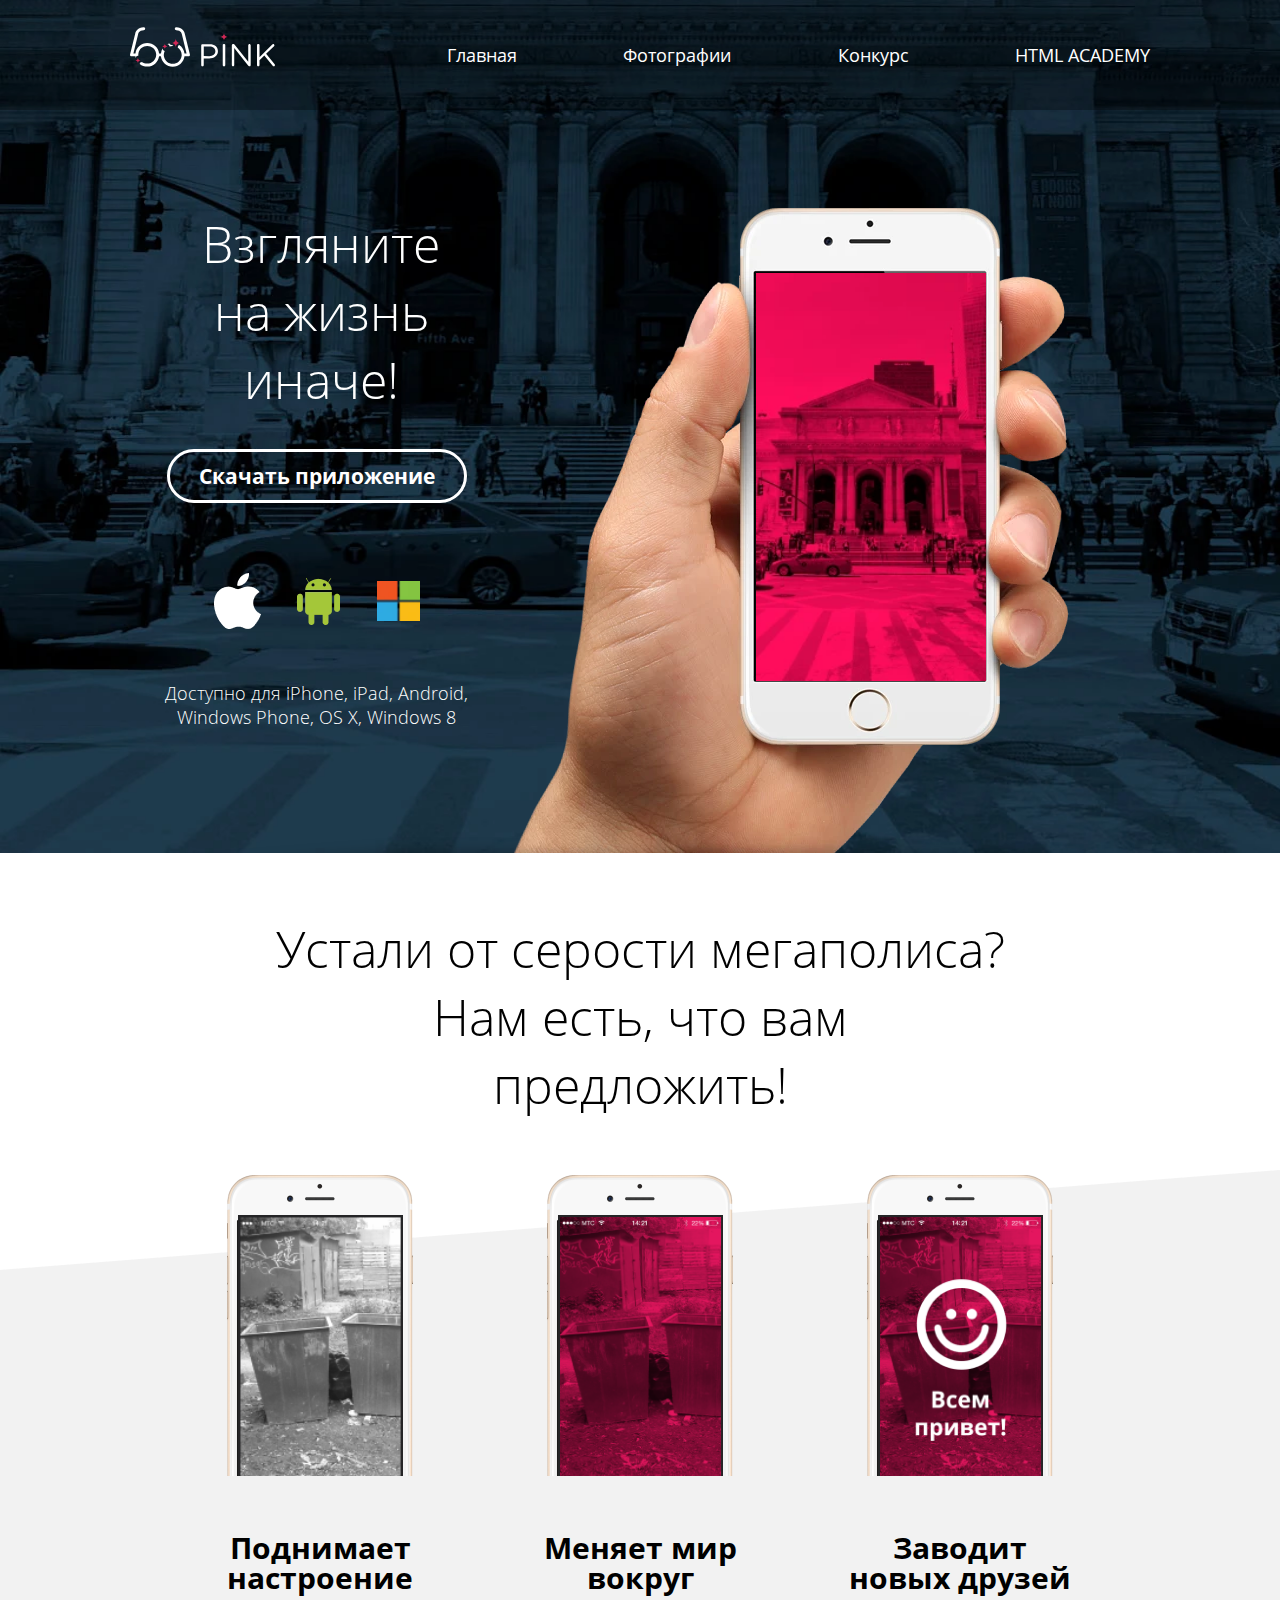
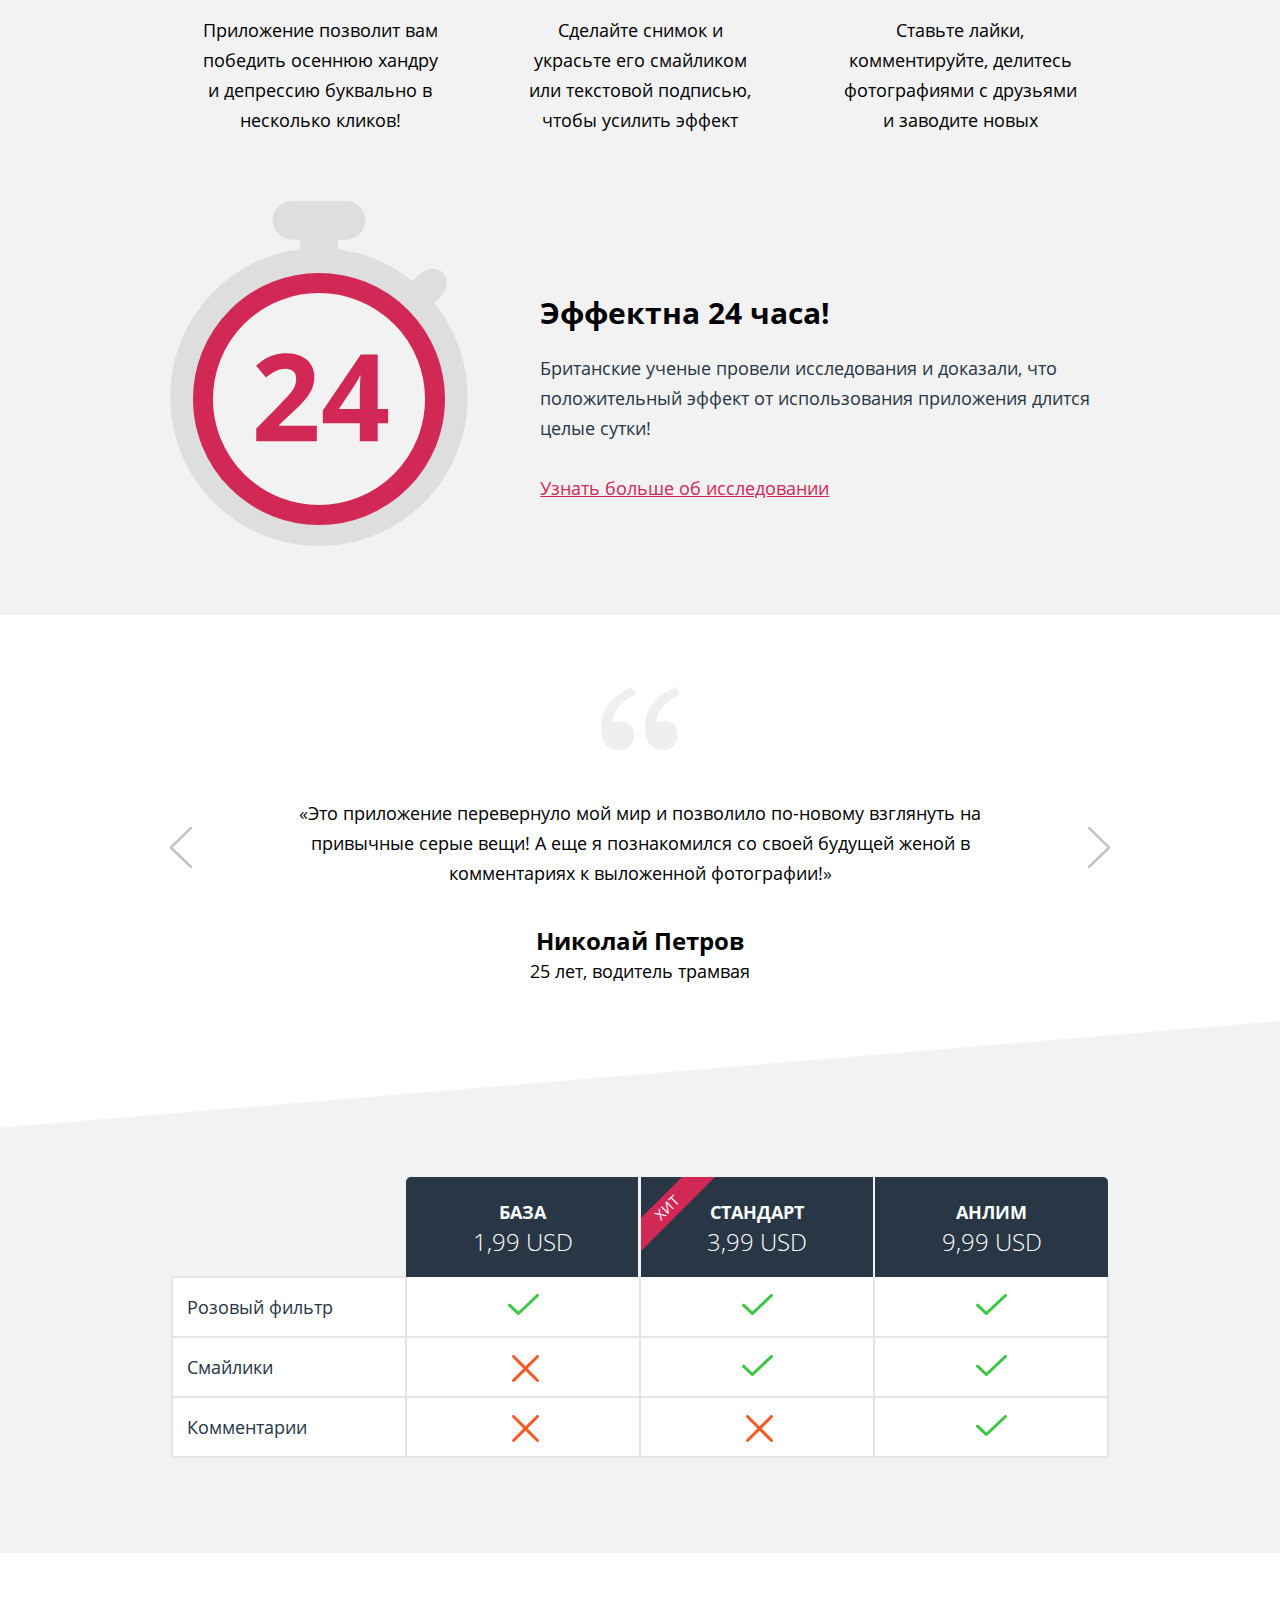
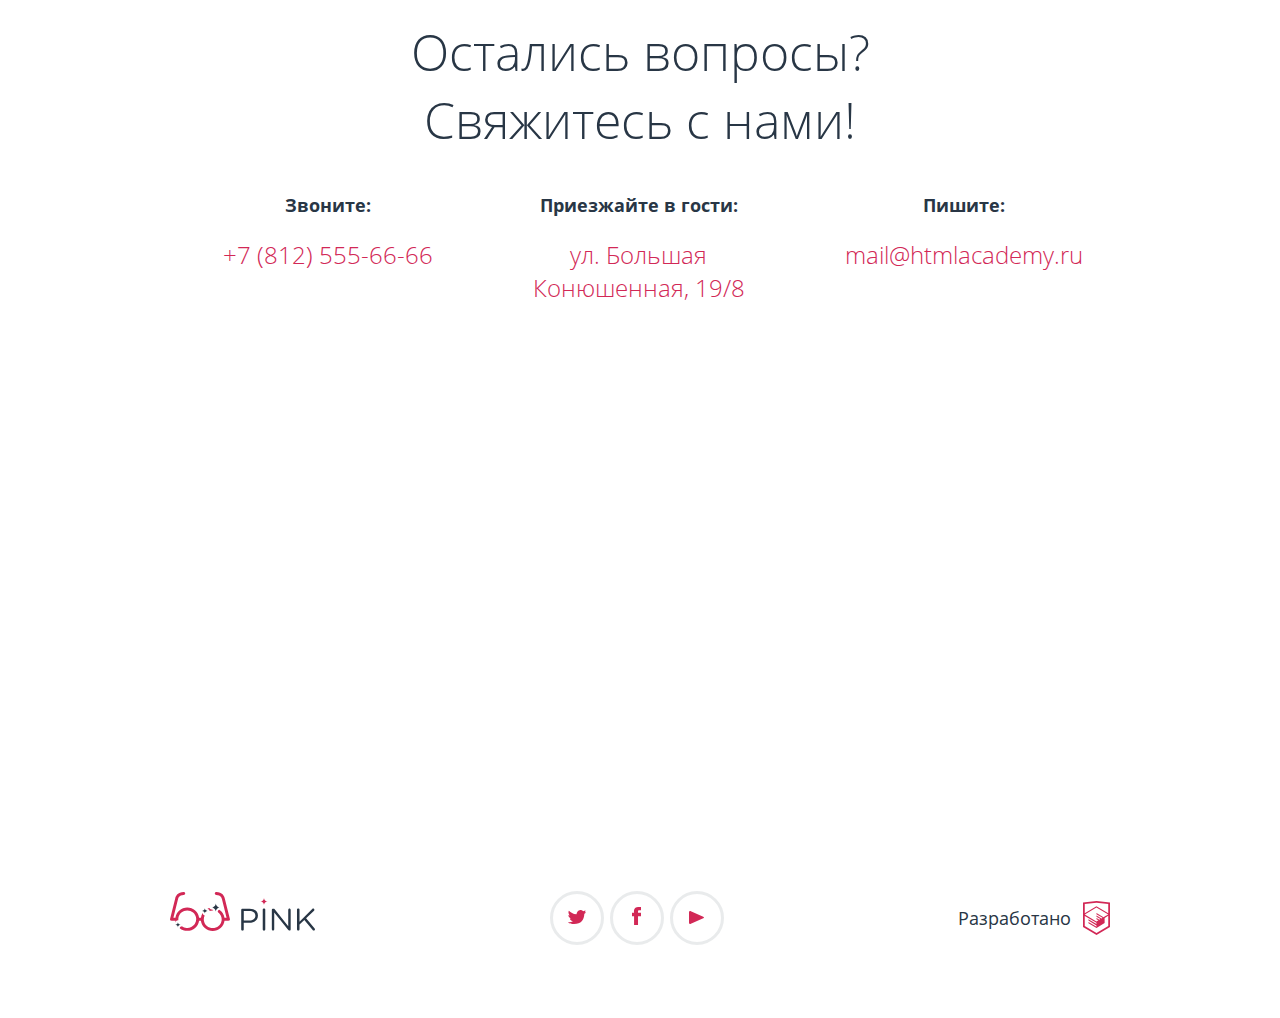
<file: index.html>
<!DOCTYPE html><html lang="ru"><head class="head"><meta charset="utf-8"><meta name="viewport" content="width=device-width,initial-scale=1"><link rel="stylesheet" href="css/style.min.css"><link rel="stylesheet" href="css/normalize.css"><title>Pink</title></head><body class="body"><div class="wrap-header-and-intro"><header class="header header-wrap"><div class="header__wrap-logo header__wrap-logo--bg-opacity"><a class="header__logo logo" href="#"><picture><source media="(min-width: 1200px)" srcset="img/logo_desktop_pink.svg"><source media="(min-width: 660px)" srcset="img/logo_tablet_pink.svg"><img class="logo__img" src="img/logo_mobile_pink.svg" width="74" height="23" alt="Лого Pink"></picture></a></div><nav class="header__nav nav header__nav--closed"><button class="header__button" type="button" aria-label="Закрыть меню"></button><ul class="nav__list"><li class="nav__item"><a class="nav__link" href="index.html">Главная</a></li><li class="nav__item"><a class="nav__link" href="photo.html">Фотографии</a></li><li class="nav__item"><a class="nav__link" href="contest.html">Конкурс</a></li><li class="nav__item"><a class="nav__link" href="academy.html">HTML ACADEMY</a></li></ul></nav></header><section class="intro intro__wrap"><picture><source media="(min-width: 1200px)" type="image/webp" srcset="img/index/intro_phone_desktop@2x.webp 2x, img/index/intro_phone_desktop.webp"><source media="(min-width: 660px)" type="image/webp" srcset="img/index/intro_phone_tablet@2x.webp 2x, img/index/intro_phone_tablet.webp"><source type="image/webp" srcset="img/index/intro_phone_mobile.webp, img/index/intro_phone_mobile@2x.webp 2x"><source media="(min-width: 1200px)" srcset="img/index/intro_phone_desktop@2x.png 2x, img/index/intro_phone_desktop.png"><source media="(min-width: 660px)" srcset="img/index/intro_phone_tablet@2x.png 2x, img/index/intro_phone_tablet.png"><img class="intro__bg-img-phone" src="img/index/intro_phone_mobile.png" srcset="img/index/intro_phone_mobile@2x.png 2x" width="320" height="286" alt="Айфон в руке"></picture><picture><source media="(min-width: 1200px),(min-width: 660px)" type="image/webp" srcset="img/index/intro_screen_tablet@2x.webp 2x, img/index/intro_screen_tablet.webp"><source type="image/webp" srcset="img/index/intro_screen_mobile.webp, img/index/intro_screen_mobile@2x.webp 2x"><source media="(min-width: 1200px),(min-width: 660px)" srcset="img/index/intro_screen_tablet@2x.png 2x, img/index/intro_screen_tablet.png"><img class="intro__bg-img-screen" src="img/index/intro_screen_mobile.png" srcset="img/index/intro_screen_mobile@2x.png 2x" width="111" height="197" alt="Приложение Pink в действии. Приукрашенная в розовый цвет действительность"></picture><div class="intro__wrap-content"><h1 class="intro__title">Взгляните на жизнь иначе!</h1><div class="intro__link-wrap"><a class="intro__button" href="https://play.google.com/">Скачать приложение</a><div class="intro__link-os link-os"><a class="link-os__apple" href="https://apps.apple.com/" aria-label="Магазин приложений для Apple"><picture><source type="image/webp" srcset="img/index/logo_apple.webp, img/index/logo_apple@2x.webp 2x"><img src="img/index/logo_apple.png" srcset="img/index/logo_apple@2x.png" width="47" height="56" alt="Иконка Apple"></picture></a><a class="link-os__android" href="https://play.google.com/" aria-label="Магазин приложений для Android"><picture><source type="image/webp" srcset="img/index/logo_android.webp, img/index/logo_android@2x.webp 2x"><img src="img/index/logo_android.png" srcset="img/index/logo_android@2x.png" width="43" height="47" alt="Иконка Android"></picture></a><a class="link-os__microsoft" href="http://www.windowsphone.com/store/" aria-label="Магазин приложений для Windous"><picture><source type="image/webp" srcset="img/index/logo_microsoft.webp, img/index/logo_microsoft@2x.webp 2x"><img src="img/index/logo_microsoft.png" srcset="img/index/logo_microsoft@2x.png" width="43" height="47" alt="Иконка Windous"></picture></a></div><p class="intro__text">Доступно для iPhone, iPad, Android, Windows Phone, OS X, Windows 8</p></div></div></section></div><main><div class="description-wrap"><section class="description"><h2 class="visually-hidden">Информация о приложении</h2><h2 class="description__title">Устали от серости мегаполиса?</h2><h2 class="description__subtitle">Нам есть, что вам предложить!</h2><div class="description__img img"><div class="img__mood"></div><div class="img__world"></div><div class="img__friends"></div></div><ul class="description__list"><li class="description__item item"><h3 class="item__title">Поднимает настроение</h3><p class="item__text">Приложение позволит вам победить осеннюю хандру и депрессию буквально в несколько кликов!</p></li><li class="description__item item"><h3 class="item__title">Меняет мир вокруг</h3><p class="item__text">Сделайте снимок и украсьте его смайликом или текстовой подписью, чтобы усилить эффект</p></li><li class="description__item item"><h3 class="item__title">Заводит новых&nbsp;друзей</h3><p class="item__text">Ставьте лайки, комментируйте, делитесь фотографиями с друзьями и заводите новых</p></li></ul></section></div><div class="effect-wrap"><section class="effect"><h2 class="effect__title">Эффект<br>на 24 часа!</h2><p class="effect__text">Британские ученые провели исследования и доказали, что положительный эффект от использования приложения длится целые сутки!</p><a class="effect__link" href="#">Узнать больше об исследовании</a></section></div><section class="reviews-container"><h2 class="visually-hidden">Отзывы о приложении</h2><blockquote class="review"><h3 class="review__author">Николай Петров <span>25 лет, водитель трамвая</span></h3><p class="review__text">&#171;Это приложение перевернуло мой мир и позволило по-новому взглянуть на привычные серые вещи! А еще я познакомился со своей будущей женой в комментариях к выложенной фотографии!&#187;</p></blockquote><div class="review__wrap-circle-button"><button class="review__circle-button circle-button" type="button"></button> <button class="review__circle-button circle-button--activ" type="button"></button> <button class="review__circle-button circle-button" type="button"></button></div><button class="review__arrow-button review__arrow-button--left review__arrow-button--activ" type="button"><svg width="22" height="41"><use xlink:href="img/icons/sprite.svg#arrow_left"></use></svg></button> <button class="review__arrow-button review__arrow-button--right" type="button"><svg width="22" height="41"><use xlink:href="img/icons/sprite.svg#arrow_right"></use></svg></button></section><section class="price"><h2 class="visually-hidden">Пакеты доступные к покупке</h2><div class="price-wrap"><table class="price__table table"><thead><tr class="table__head head"><th class="head__cell head__cell--empty" scope="col"></th><th class="head__cell" scope="col">База <span class="head__cell-price">1,99 USD</span></th><th class="head__cell head__cell--hit" scope="col">Стандарт <span class="head__cell-price">3,99 USD</span></th><th class="head__cell" scope="col">Анлим <span class="head__cell-price">9,99 USD</span></th></tr></thead><tbody class="table__table-body table-body"><tr><td class="table-body__cell table-body__cell--hidden-mobile">Розовый фильтр</td><td class="table-body__cell"><span class="table-body__cell_description">Розовый фильтр</span> <svg class="table-body__cell_svg--on" width="31" height="21"><use xlink:href="img/icons/sprite.svg#price_check"></use></svg></td><td class="table-body__cell"><span class="table-body__cell_description">Розовый фильтр</span> <svg class="table-body__cell_svg--on" width="31" height="21"><use xlink:href="img/icons/sprite.svg#price_check"></use></svg></td><td class="table-body__cell"><span class="table-body__cell_description">Розовый фильтр</span> <svg class="table-body__cell_svg--on" width="31" height="21"><use xlink:href="img/icons/sprite.svg#price_check"></use></svg></td></tr><tr><td class="table-body__cell table-body__cell--hidden-mobile">Смайлики</td><td class="table-body__cell"><span class="table-body__cell_description">Смайлики</span> <svg class="table-body__cell_svg--off" width="27" height="27"><use xlink:href="img/icons/sprite.svg#price_cross"></use></svg></td><td class="table-body__cell"><span class="table-body__cell_description">Смайлики</span> <svg class="table-body__cell_svg--on" width="31" height="21"><use xlink:href="img/icons/sprite.svg#price_check"></use></svg></td><td class="table-body__cell"><span class="table-body__cell_description">Смайлики</span> <svg class="table-body__cell_svg--on" width="31" height="21"><use xlink:href="img/icons/sprite.svg#price_check"></use></svg></td></tr><tr><td class="table-body__cell table-body__cell--hidden-mobile">Комментарии</td><td class="table-body__cell"><span class="table-body__cell_description">Комментарии</span> <svg class="table-body__cell_svg--off" width="27" height="27"><use xlink:href="img/icons/sprite.svg#price_cross"></use></svg></td><td class="table-body__cell"><span class="table-body__cell_description">Комментарии</span> <svg class="table-body__cell_svg--off" width="27" height="27"><use xlink:href="img/icons/sprite.svg#price_cross"></use></svg></td><td class="table-body__cell"><span class="table-body__cell_description">Комментарии</span> <svg class="table-body__cell_svg--on" width="31" height="21"><use xlink:href="img/icons/sprite.svg#price_check"></use></svg></td></tr></tbody></table><div class="price__wrap-circle-button"><button class="price__circle-button circle-button" type="button"></button> <button class="price__circle-button circle-button--activ" type="button"></button> <button class="price__circle-button circle-button" type="button"></button></div></div></section><section class="our-contacts"><h2 class="our-contacts__title">Остались вопросы?<br>Свяжитесь с нами!</h2><ul class="our-contacts__list"><li class="our-contacts__item"><h3 class="our-contacts__subtitle">Звоните:</h3><a class="our-contacts__link" href="tel:+78125556666">+7 (812) 555-66-66</a></li><li class="our-contacts__item item"><h3 class="our-contacts__subtitle">Пишите:</h3><a class="our-contacts__link" href="mailto:mail@htmlacademy.ru">mail@htmlacademy.ru</a></li><li class="our-contacts__item item"><h3 class="our-contacts__subtitle">Приезжайте в гости:</h3><p class="our-contacts__text">ул. Большая<br>Конюшенная, 19/8</p></li></ul><iframe class="our-contacts__map" loading="lazy" src="https://www.google.com/maps/embed?pb=!1m18!1m12!1m3!1d1998.6037907470375!2d30.318562737554867!3d59.93871642390735!2m3!1f0!2f0!3f0!3m2!1i1024!2i768!4f13.1!3m3!1m2!1s0x4696310fca145cc1%3A0x42b32648d8238007!2z0JHQvtC70YzRiNCw0Y8g0JrQvtC90Y7RiNC10L3QvdCw0Y8g0YPQuy4sIDE5LzgsINCh0LDQvdC60YIt0J_QtdGC0LXRgNCx0YPRgNCzLCAxOTExODY!5e0!3m2!1sru!2sru!4v1663844631789!5m2!1sru!2sru" width="320" height="200" style="border:0;" allowfullscreen title="Офис компании по адресу ул. Большая Конюшенная 19/8, Санкт-Петербург"></iframe></section></main><footer class="footer footer-wrap"><div class="footer__logo"><a href="index.html"><picture><source media="(min-width: 1200px)" srcset="img/logo_footer_desktop.svg"><img src="img/logo_footer_mobile_tablet.svg" width="145" height="40" alt="Лого Pink"></picture></a></div><div class="footer__social social"><ul class="social__list"><li class="social__item"><a class="social__link" href="#"><svg class="social__svg" width="18" height="14" aria-hidden="true" focusable="false"><use xlink:href="img/icons/sprite.svg#icon_twitter"></use></svg></a></li><li class="social__item"><a href="#"><svg class="social__svg" width="9" height="18" aria-hidden="true" focusable="false"><use xlink:href="img/icons/sprite.svg#icon_fb"></use></svg></a></li><li class="social__item"><a href="#"><svg class="social__svg" width="15" height="13" aria-hidden="true" focusable="false"><use xlink:href="img/icons/sprite.svg#icon_youtube"></use></svg></a></li></ul></div><div class="footer__copyright copyright"><a class="copyright__link" href="https://htmlacademy.ru"><span class="copyright__text">Разработано</span> <svg class="copyright__svg" width="27" height="34" aria-hidden="true" focusable="false"><use xlink:href="img/icons/sprite.svg#icon_htmlAcademy"></use></svg></a></div></footer><script src="js/mobile-menu.min.js"></script></body></html>
</file>
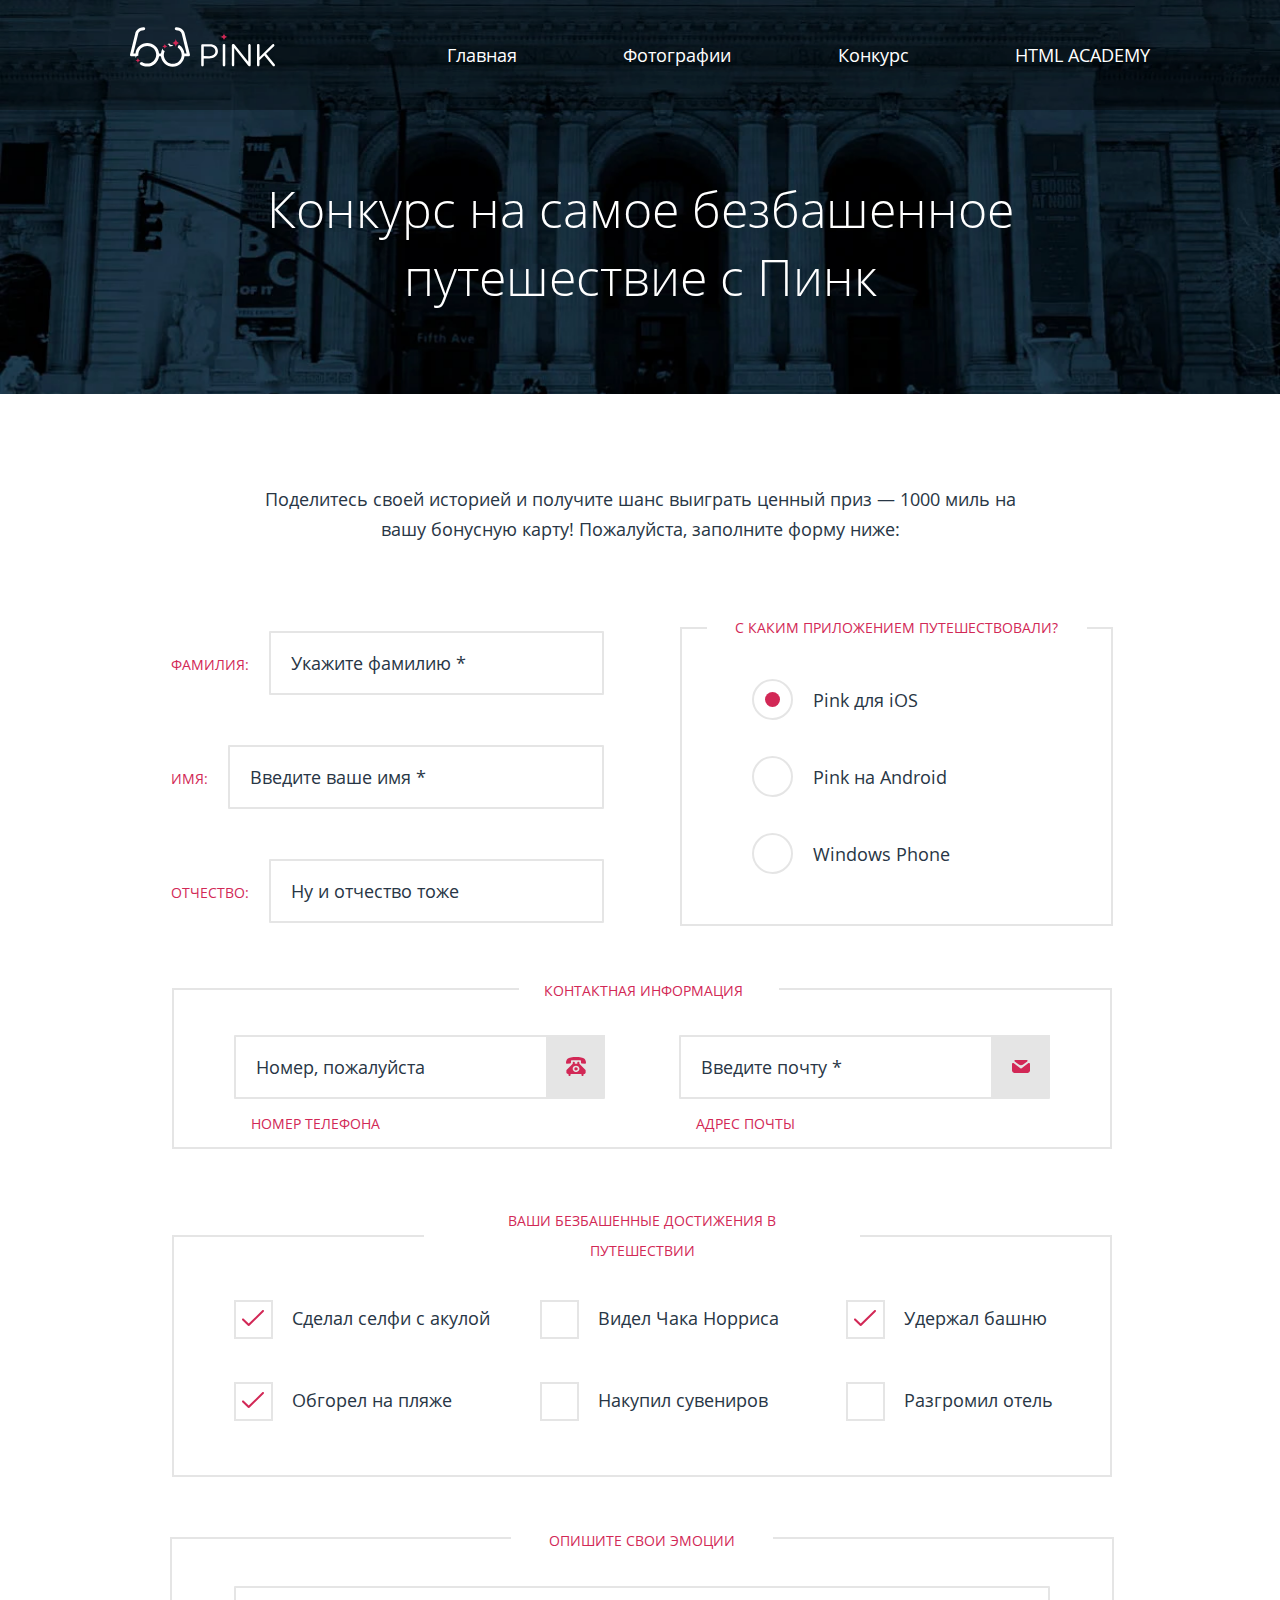
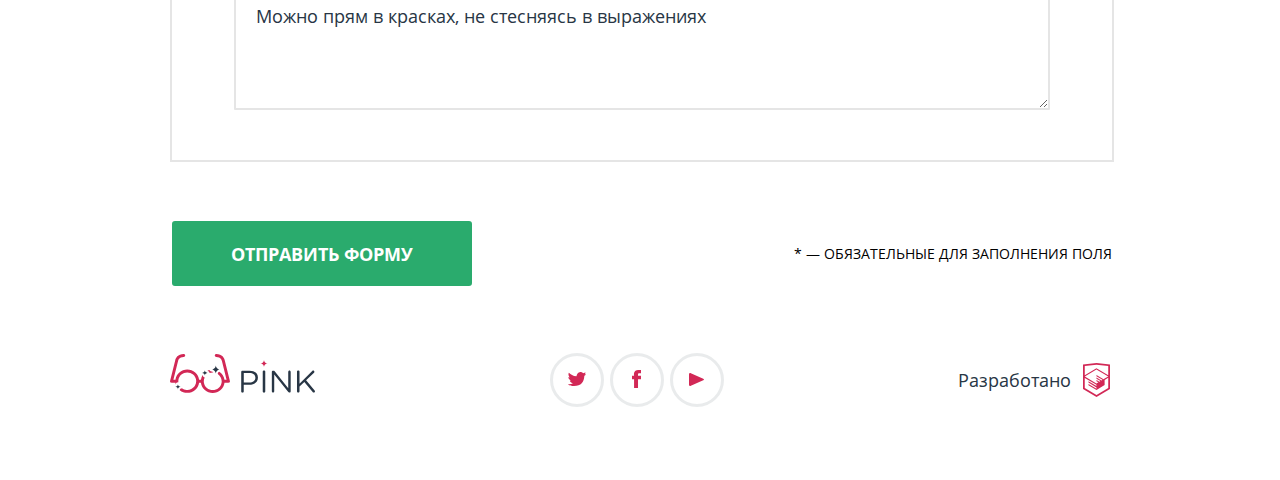
<file: contest.html>
<!DOCTYPE html><html lang="ru"><head class="head"><meta charset="utf-8"><meta name="viewport" content="width=device-width,initial-scale=1"><link rel="stylesheet" href="css/style.min.css"><link rel="stylesheet" href="css/normalize.css"><title>Pink</title></head><body class="body"><div class="wrap-header-and-intro"><header class="header header-wrap"><div class="header__wrap-logo header__wrap-logo--bg-opacity"><a class="header__logo logo" href="#"><picture><source media="(min-width: 1200px)" srcset="img/logo_desktop_pink.svg"><source media="(min-width: 660px)" srcset="img/logo_tablet_pink.svg"><img class="logo__img" src="img/logo_mobile_pink.svg" width="74" height="23" alt="Лого Pink"></picture></a></div><nav class="header__nav nav header__nav--closed"><button class="header__button" type="button" aria-label="Закрыть меню"></button><ul class="nav__list"><li class="nav__item"><a class="nav__link" href="index.html">Главная</a></li><li class="nav__item"><a class="nav__link" href="photo.html">Фотографии</a></li><li class="nav__item"><a class="nav__link" href="contest.html">Конкурс</a></li><li class="nav__item"><a class="nav__link" href="academy.html">HTML ACADEMY</a></li></ul></nav></header><h1 class="contest__title">Конкурс на самое безбашенное путешествие&nbsp;с&nbsp;Пинк</h1></div><main><section><h2 class="contest__subtitle">Поделитесь своей историей и получите шанс выиграть ценный приз — 1000 миль на вашу бонусную карту!&#32;<span>Пожалуйста, заполните форму ниже:</span></h2><form class="contest__form form" action="https://echo.htmlacademy.ru" method="get"><fieldset class="fieldset form__user-name user-name"><div class="user-name__input-wrap"><label class="fieldset-title user-name__label" for="surname">Фамилия:</label> <input class="fieldset-text user-name__input" type="text" id="surname" name="surname" placeholder="Укажите фамилию *" required></div><div class="user-name__input-wrap"><label class="fieldset-title user-name__label" for="name">Имя:</label> <input class="fieldset-text user-name__input" type="text" id="name" name="name" placeholder="Введите ваше имя *" required></div><div class="user-name__input-wrap"><label class="fieldset-title user-name__label" for="patronymic">Отчество:</label> <input class="fieldset-text user-name__input" type="text" id="patronymic" name="patronymic" placeholder="Ну и отчество тоже"></div></fieldset><fieldset class="fieldset fieldset--grey-background form__progress progress"><legend class="fieldset-title progress__title">Ваши безбашенные&#32;<br>достижения в путешествии</legend><div class="progress__wrap-inputs-and-labels"><input class="progress__input visually-hidden" type="checkbox" name="selfie" id="selfie" checked="checked"> <label class="fieldset-text progress__label" for="selfie">Сделал селфи с акулой</label> <input class="progress__input visually-hidden" type="checkbox" name="tan" id="tan" checked="checked"> <label class="fieldset-text progress__label" for="tan">Обгорел на пляже</label> <input class="progress__input visually-hidden" type="checkbox" name="chuck" id="chuck"> <label class="fieldset-text progress__label" for="chuck">Видел Чака Норриса</label> <input class="progress__input visually-hidden" type="checkbox" name="souvenirs" id="souvenirs"> <label class="fieldset-text progress__label" for="souvenirs">Накупил сувениров</label> <input class="progress__input visually-hidden" type="checkbox" name="tower" id="tower" checked="checked"> <label class="fieldset-text progress__label" for="tower">Удержал башню</label> <input class="progress__input visually-hidden" type="checkbox" name="hotel" id="hotel"> <label class="fieldset-text progress__label" for="hotel">Разгромил отель</label></div></fieldset><fieldset class="fieldset form__contacts contacts"><legend class="fieldset-title contacts__title">Контактная информация</legend><div class="contacts__input-wrap"><label class="fieldset-title contacts__label" for="phone">Номер телефона</label> <input class="fieldset-text contacts__input input" type="tel" id="phone" name="phone" placeholder="Номер, пожалуйста" required><div class="wrap-svg"><svg class="input__svg input__svg--phone" width="20" height="19" aria-hidden="true" focusable="false"><use xlink:href="img/icons/sprite.svg#icon_phone"></use></svg></div></div><div class="contacts__input-wrap"><label class="fieldset-title contacts__label" for="email">Адрес почты</label> <input class="fieldset-text contacts__input input" type="email" id="email" name="email" placeholder="Введите почту *"><div class="wrap-svg"><svg class="input__svg input__svg--mail" width="18" height="13" aria-hidden="true" focusable="false"><use xlink:href="img/icons/sprite.svg#icon_mail"></use></svg></div></div></fieldset><fieldset class="fieldset fieldset--grey-background form__app app"><legend class="fieldset-title app__title">С каким приложением путешествовали?</legend><input class="app__input visually-hidden" type="radio" name="app" id="ios" value="ios" checked="checked"> <label class="fieldset-text app__label" for="ios">Pink для iOS</label> <input class="app__input visually-hidden" type="radio" name="app" id="android" value="android"> <label class="fieldset-text app__label" for="android">Pink на Android</label> <input class="app__input visually-hidden" type="radio" name="app" id="windows" value="windows"> <label class="fieldset-text app__label" for="windows">Windows Phone</label></fieldset><fieldset class="fieldset form__emotion emotion"><legend class="fieldset-title emotion__title">Опишите свои эмоции</legend><label class="emotion__label" for="emotion"></label> <textarea class="fieldset-text emotion__textarea" name="emotion" id="emotion" cols="30" rows="6" placeholder="Можно прям в красках, не стесняясь в выражениях"></textarea></fieldset><div class="form__wrap-button-and-notice"><button class="form__button" type="submint">Отправить форму</button><span class="form__notice">* &#8212; Обязательные <span class="form__notice--hidden">для заполнения </span>поля</span></div></form></section></main><footer class="footer footer-wrap"><div class="footer__logo"><a href="index.html"><picture><source media="(min-width: 1200px)" srcset="img/logo_footer_desktop.svg"><img src="img/logo_footer_mobile_tablet.svg" width="145" height="40" alt="Лого Pink"></picture></a></div><div class="footer__social social"><ul class="social__list"><li class="social__item"><a class="social__link" href="#"><svg class="social__svg" width="18" height="14" aria-hidden="true" focusable="false"><use xlink:href="img/icons/sprite.svg#icon_twitter"></use></svg></a></li><li class="social__item"><a href="#"><svg class="social__svg" width="9" height="18" aria-hidden="true" focusable="false"><use xlink:href="img/icons/sprite.svg#icon_fb"></use></svg></a></li><li class="social__item"><a href="#"><svg class="social__svg" width="15" height="13" aria-hidden="true" focusable="false"><use xlink:href="img/icons/sprite.svg#icon_youtube"></use></svg></a></li></ul></div><div class="footer__copyright copyright"><a class="copyright__link" href="https://htmlacademy.ru"><span class="copyright__text">Разработано</span> <svg class="copyright__svg" width="27" height="34" aria-hidden="true" focusable="false"><use xlink:href="img/icons/sprite.svg#icon_htmlAcademy"></use></svg></a></div></footer><script src="js/mobile-menu.min.js"></script><section class="modal popup-error"><div class="modal__wrap-text"><h2 class="modal__title modal__title--error">Что-то пошло не так!</h2><p class="modal__text modal__text--error">Проверьте поля, выделенные красным, скорее всего вы забыли их заполнить</p></div><div class="modal__wrap-button"><button class="modal__button modal__button--ok" type="button">Ок</button></div></section><section class="modal popup-application"><div class="modal__wrap-text"><h2 class="modal__title modal__title--application">Ваша заявка отправлена</h2><p class="modal__text modal__text--application">Спасибо за ваше участие, ваша заявка уже поступила к нам. В ближайшее время мы рассмотрим ее<br>&#x20; и оповестим вас.</p></div><div class="modal__wrap-button"><button class="modal__button modal__button--close" type="button">Закрыть окно</button></div></section></body></html>
</file>
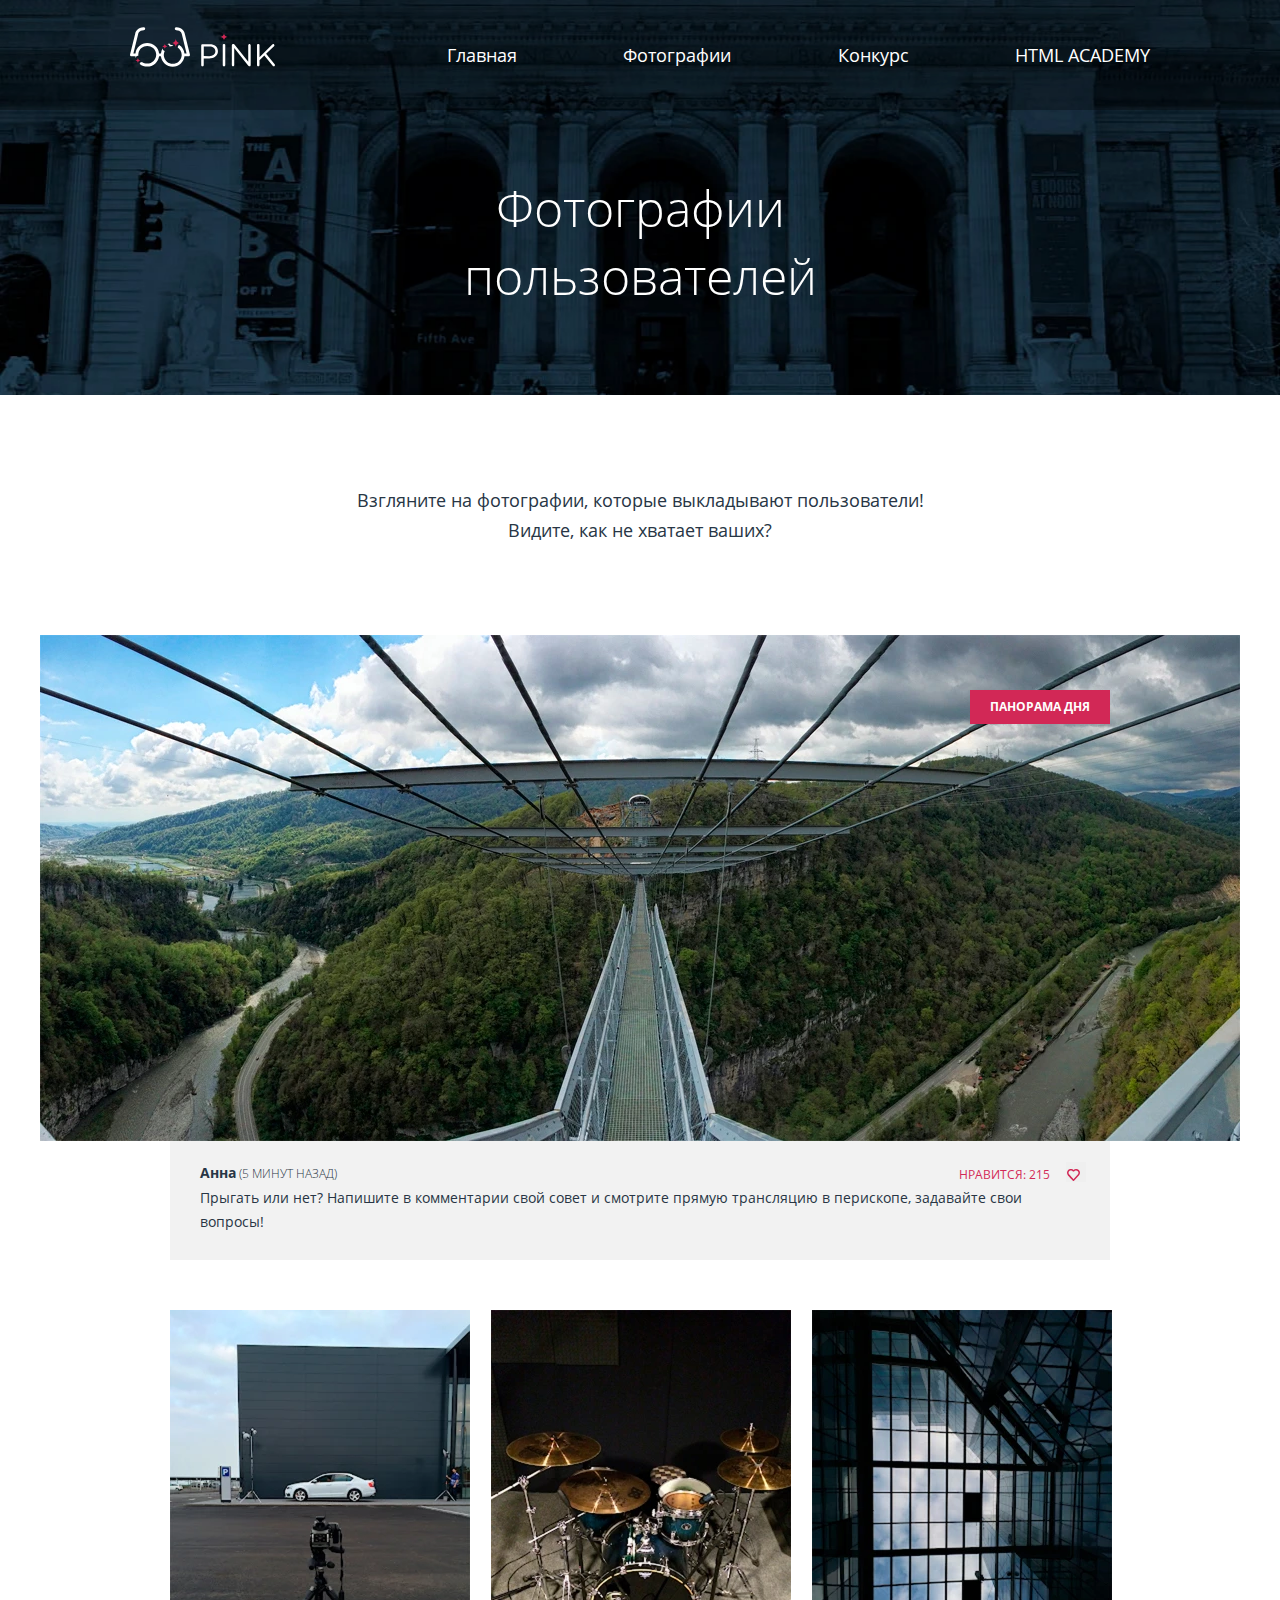
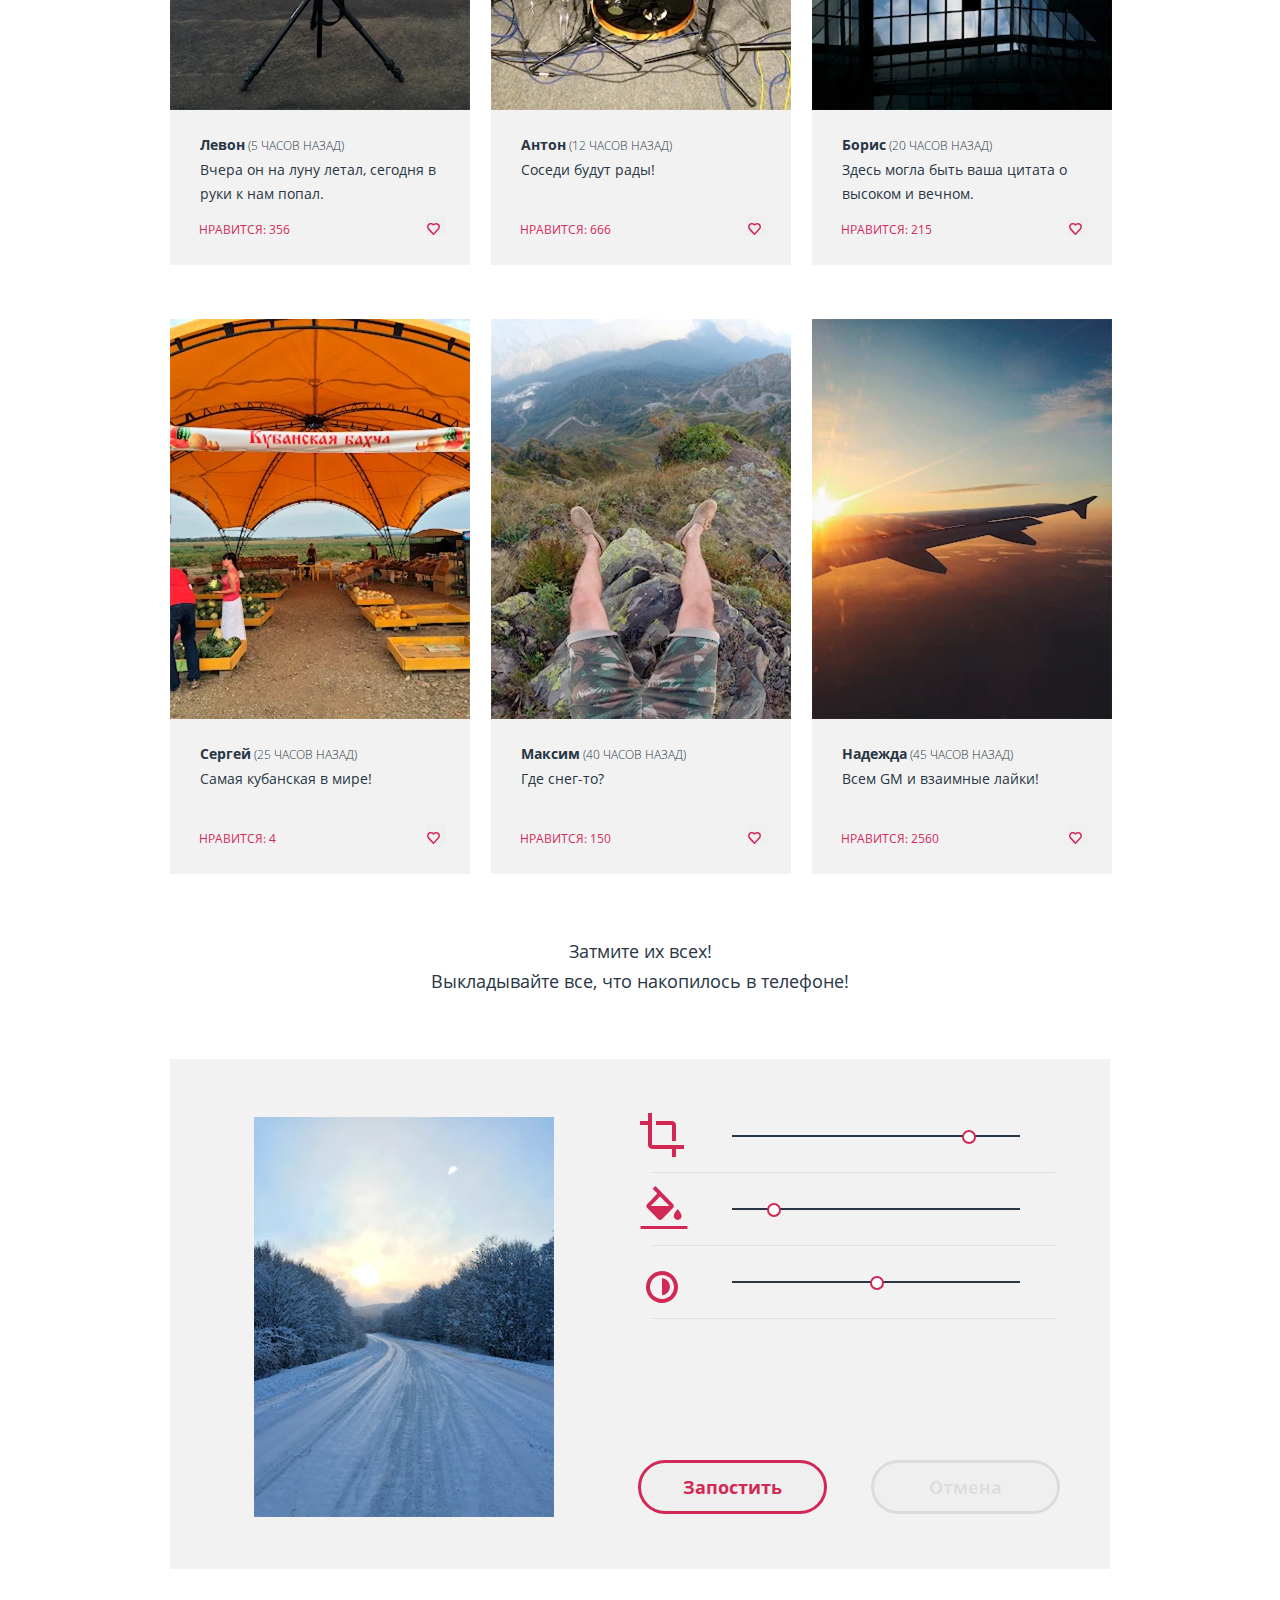
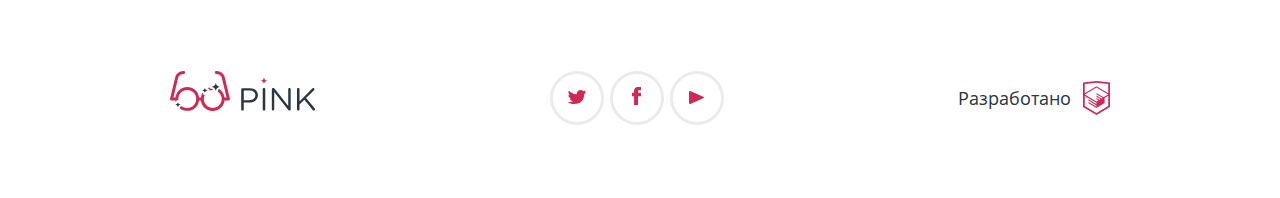
<file: photo.html>
<!DOCTYPE html><html lang="ru"><head class="head"><meta charset="utf-8"><meta name="viewport" content="width=device-width,initial-scale=1"><link rel="stylesheet" href="css/style.min.css"><link rel="stylesheet" href="css/normalize.css"><title>Pink</title></head><body class="body"><div class="wrap-header-and-intro"><header class="header header-wrap"><div class="header__wrap-logo header__wrap-logo--bg-opacity"><a class="header__logo logo" href="#"><picture><source media="(min-width: 1200px)" srcset="img/logo_desktop_pink.svg"><source media="(min-width: 660px)" srcset="img/logo_tablet_pink.svg"><img class="logo__img" src="img/logo_mobile_pink.svg" width="74" height="23" alt="Лого Pink"></picture></a></div><nav class="header__nav nav header__nav--closed"><button class="header__button" type="button" aria-label="Закрыть меню"></button><ul class="nav__list"><li class="nav__item"><a class="nav__link" href="index.html">Главная</a></li><li class="nav__item"><a class="nav__link" href="photo.html">Фотографии</a></li><li class="nav__item"><a class="nav__link" href="contest.html">Конкурс</a></li><li class="nav__item"><a class="nav__link" href="academy.html">HTML ACADEMY</a></li></ul></nav></header><h1 class="catalog__title">Фотографии<br>пользователей</h1></div><main><section class="user-photo"><h2 class="user-photo__title">Взгляните на фотографии, которые выкладывают пользователи!<br>Видите, как не хватает ваших?</h2><div class="user-photo__top-photo top-photo"><a class="top-photo__link" href="#"><picture><source media="(min-width: 1200px)" type="image/webp" srcset="img/catalog/panorama_desktop@2x.webp 2x, img/catalog/panorama_desktop.webp"><source media="(min-width: 660px)" type="image/webp" srcset="img/catalog/panorama_tablet@2x.webp 2x, img/catalog/panorama_tablet.webp"><source type="image/webp" srcset="img/catalog/panorama_mobile.webp, img/catalog/panorama_mobile@2x.webp 2x"><source media="(min-width: 1200px)" srcset="img/catalog/panorama_desktop@2x.jpg 2x, img/catalog/panorama_desktop.jpg"><source media="(min-width: 660px)" srcset="img/catalog/panorama_tablet@2x.jpg 2x, img/catalog/panorama_tablet.jpg"><img class="top-photo__img" src="img/catalog/panorama_mobile.jpg" srcset="img/catalog/panorama_mobile@2x.jpg" width="320" height="127" alt="Прыгать или нет? Напишите в комментарии свой совет и смотрите прямую трансляцию в перископе, задавайте свои вопросы!"></picture></a><div class="top-photo__wrap-description"><p class="top-photo__name">Анна<span class="top-photo__time"> (5 минут назад)</span></p><p class="top-photo__comment">Прыгать или нет? Напишите в комментарии свой совет и смотрите прямую трансляцию в перископе, задавайте свои вопросы!</p><button class="top-photo__like-button" type="button"><svg width="13" height="12"><use xlink:href="img/icons/sprite.svg#catalog_like"></use></svg></button><span class="top-photo__counter-likes">Нравится: 215</span></div></div><ul class="user-photo__list"><li class="user-photo__item"><a href="#"><picture><source media="(min-width: 1200px)" type="image/webp" srcset="img/catalog/photo_1_desktop@2x.webp 2x, img/catalog/photo_1_desktop.webp"><source media="(min-width: 660px)" type="image/webp" srcset="img/catalog/photo_1_tablet@2x.webp 2x, img/catalog/photo_1_tablet.webp"><source type="image/webp" srcset="img/catalog/photo_1_mobile.webp, img/catalog/photo_1_mobile@2x.webp 2x"><source media="(min-width: 1200px)" srcset="img/catalog/photo_1_desktop@2x.jpg 2x, img/catalog/photo_1_desktop.jpg"><source media="(min-width: 660px)" srcset="img/catalog/photo_1_tablet@2x.jpg 2x, img/catalog/photo_1_tablet.jpg"><img class="user-photo__img" src="img/catalog/photo_1_mobile.jpg" srcset="img/catalog/photo_1_mobile@2x.jpg" width="280" height="180" alt="Вчера он на луну летал, сегодня в руки к нам попал."></picture></a><div class="user-photo__wrap-description"><p class="user-photo__name">Левон<span class="user-photo__time"> (5 часов назад)</span></p><p class="user-photo__comment">Вчера он на луну летал, сегодня в руки к нам попал.</p><button class="user-photo__like-button" type="button"><svg width="13" height="12"><use xlink:href="img/icons/sprite.svg#catalog_like"></use></svg></button><span class="user-photo__counter-likes">Нравится: 356</span></div></li><li class="user-photo__item"><a class="user-photo__link" href="#"><picture><source media="(min-width: 1200px)" type="image/webp" srcset="img/catalog/photo_2_desktop@2x.webp 2x, img/catalog/photo_2_desktop.webp"><source media="(min-width: 660px)" type="image/webp" srcset="img/catalog/photo_2_tablet@2x.webp 2x, img/catalog/photo_2_tablet.webp"><source type="image/webp" srcset="img/catalog/photo_2_mobile.webp, img/catalog/photo_2_mobile@2x.webp 2x"><source media="(min-width: 1200px)" srcset="img/catalog/photo_2_desktop@2x.jpg 2x, img/catalog/photo_2_desktop.jpg"><source media="(min-width: 660px)" srcset="img/catalog/photo_2_tablet@2x.jpg 2x, img/catalog/photo_2_tablet.jpg"><img class="user-photo__img" src="img/catalog/photo_2_mobile.jpg" srcset="img/catalog/photo_2_mobile@2x.jpg" width="280" height="180" alt="Соседи будут рады!"></picture></a><div class="user-photo__wrap-description"><p class="user-photo__name">Антон<span class="user-photo__time"> (12 часов назад)</span></p><p class="user-photo__comment">Соседи будут рады!</p><button class="user-photo__like-button" type="button"><svg width="13" height="12"><use xlink:href="img/icons/sprite.svg#catalog_like"></use></svg></button><span class="user-photo__counter-likes">Нравится: 666</span></div></li><li class="user-photo__item"><a class="user-photo__link" href="#"><picture><source media="(min-width: 1200px)" type="image/webp" srcset="img/catalog/photo_3_desktop@2x.webp 2x, img/catalog/photo_3_desktop.webp"><source media="(min-width: 660px)" type="image/webp" srcset="img/catalog/photo_3_tablet@2x.webp 2x, img/catalog/photo_3_tablet.webp"><source type="image/webp" srcset="img/catalog/photo_3_mobile.webp, img/catalog/photo_3_mobile@2x.webp 2x"><source media="(min-width: 1200px)" srcset="img/catalog/photo_3_desktop@2x.jpg 2x, img/catalog/photo_3_desktop.jpg"><source media="(min-width: 660px)" srcset="img/catalog/photo_3_tablet@2x.jpg 2x, img/catalog/photo_3_tablet.jpg"><img class="user-photo__img" src="img/catalog/photo_3_mobile.jpg" srcset="img/catalog/photo_3_mobile@2x.jpg" width="280" height="180" alt="Здесь могла быть ваша цитата о высоком и вечном."></picture></a><div class="user-photo__wrap-description"><p class="user-photo__name">Борис<span class="user-photo__time"> (20 часов назад)</span></p><p class="user-photo__comment">Здесь могла быть ваша цитата о высоком и вечном.</p><button class="user-photo__like-button" type="button"><svg width="13" height="12"><use xlink:href="img/icons/sprite.svg#catalog_like"></use></svg></button><span class="user-photo__counter-likes">Нравится: 215</span></div></li><li class="user-photo__item"><a class="user-photo__link" href="#"><picture><source media="(min-width: 1200px)" type="image/webp" srcset="img/catalog/photo_4_desktop@2x.webp 2x, img/catalog/photo_4_desktop.webp"><source media="(min-width: 660px)" type="image/webp" srcset="img/catalog/photo_4_tablet@2x.webp 2x, img/catalog/photo_4_tablet.webp"><source type="image/webp" srcset="img/catalog/photo_4_mobile.webp, img/catalog/photo_4_mobile@2x.webp 2x"><source media="(min-width: 1200px)" srcset="img/catalog/photo_4_desktop@2x.jpg 2x, img/catalog/photo_4_desktop.jpg"><source media="(min-width: 660px)" srcset="img/catalog/photo_4_tablet@2x.jpg 2x, img/catalog/photo_4_tablet.jpg"><img class="user-photo__img" src="img/catalog/photo_4_mobile.jpg" srcset="img/catalog/photo_4_mobile@2x.jpg" width="280" height="180" alt="Самая кубанская в мире!"></picture></a><div class="user-photo__wrap-description"><p class="user-photo__name">Сергей<span class="user-photo__time"> (25 часов назад)</span></p><p class="user-photo__comment">Самая кубанская в мире!</p><button class="user-photo__like-button" type="button"><svg width="13" height="12"><use xlink:href="img/icons/sprite.svg#catalog_like"></use></svg></button><span class="user-photo__counter-likes">Нравится: 4</span></div></li><li class="user-photo__item"><a class="user-photo__link" href="#"><picture><source media="(min-width: 1200px)" type="image/webp" srcset="img/catalog/photo_5_desktop@2x.webp 2x, img/catalog/photo_5_desktop.webp"><source media="(min-width: 660px)" type="image/webp" srcset="img/catalog/photo_5_tablet@2x.webp 2x, img/catalog/photo_5_tablet.webp"><source type="image/webp" srcset="img/catalog/photo_5_mobile.webp, img/catalog/photo_5_mobile@2x.webp 2x"><source media="(min-width: 1200px)" srcset="img/catalog/photo_5_desktop@2x.jpg 2x, img/catalog/photo_5_desktop.jpg"><source media="(min-width: 660px)" srcset="img/catalog/photo_5_tablet@2x.jpg 2x, img/catalog/photo_5_tablet.jpg"><img class="user-photo__img" src="img/catalog/photo_5_mobile.jpg" srcset="img/catalog/photo_5_mobile@2x.jpg" width="280" height="180" alt="Самая кубанская в мире!"></picture></a><div class="user-photo__wrap-description"><p class="user-photo__name">Максим<span class="user-photo__time"> (40 часов назад)</span></p><p class="user-photo__comment">Где снег-то?</p><button class="user-photo__like-button" type="button"><svg width="13" height="12"><use xlink:href="img/icons/sprite.svg#catalog_like"></use></svg></button><span class="user-photo__counter-likes">Нравится: 150</span></div></li><li class="user-photo__item"><a class="user-photo__link" href="#"><picture><source media="(min-width: 1200px)" type="image/webp" srcset="img/catalog/photo_6_desktop@2x.webp 2x, img/catalog/photo_6_desktop.webp"><source media="(min-width: 660px)" type="image/webp" srcset="img/catalog/photo_6_tablet@2x.webp 2x, img/catalog/photo_6_tablet.webp"><source type="image/webp" srcset="img/catalog/photo_6_mobile.webp, img/catalog/photo_6_mobile@2x.webp 2x"><source media="(min-width: 1200px)" srcset="img/catalog/photo_6_desktop@2x.jpg 2x, img/catalog/photo_6_desktop.jpg"><source media="(min-width: 660px)" srcset="img/catalog/photo_6_tablet@2x.jpg 2x, img/catalog/photo_6_tablet.jpg"><img class="user-photo__img" src="img/catalog/photo_6_mobile.jpg" srcset="img/catalog/photo_6_mobile@2x.jpg" width="280" height="180" alt="Всем GM и взаимные лайки!"></picture></a><div class="user-photo__wrap-description"><p class="user-photo__name">Надежда<span class="user-photo__time"> (45 часов назад)</span></p><p class="user-photo__comment">Всем GM и взаимные лайки!</p><button class="user-photo__like-button" type="button"><svg width="13" height="12"><use xlink:href="img/icons/sprite.svg#catalog_like"></use></svg></button><span class="user-photo__counter-likes">Нравится: 2560</span></div></li></ul></section><section class="photo-editor"><h2 class="visually-hidden">Фоторедактор</h2><h2 class="photo-editor__title">Затмите их всех!<br>Выкладывайте все, что накопилось в телефоне!</h2><div class="photo-editor__wrap"><div class="photo-editor__wrap-img"><picture><source media="(min-width: 1200px)" type="image/webp" srcset="img/catalog/photo-editor_desktop@2x.webp 2x, img/catalog/photo-editor_desktop.webp"><source media="(min-width: 660px)" type="image/webp" srcset="img/catalog/photo-editor_tablet@2x.webp 2x, img/catalog/photo-editor_tablet.webp"><source type="image/webp" srcset="img/catalog/photo-editor_mobile.webp, img/catalog/photo-editor_mobile@2x.webp 2x"><source media="(min-width: 1200px)" srcset="img/catalog/photo-editor_desktop@2x.jpg 2x, img/catalog/photo-editor_desktop.jpg"><source media="(min-width: 660px)" srcset="img/catalog/photo-editor_tablet@2x.jpg 2x, img/catalog/photo-editor_tablet.jpg"><img class="photo-editor__img" src="img/catalog/photo-editor_mobile.jpg" srcset="img/catalog/photo-editor_mobile@2x.jpg" width="280" height="374" alt="Дорога в зимнем лесу"></picture></div><div class="photo-editor__wrap-selection-buttons"><button class="photo-editor__selection-button photo-editor__selection-button--crop photo-editor__selection-button--active" type="button"><svg width="44" height="44"><use xlink:href="img/icons/sprite.svg#catalog_crop"></use></svg></button> <button class="photo-editor__selection-button photo-editor__selection-button--fill" type="button"><svg width="48" height="43"><use xlink:href="img/icons/sprite.svg#catalog_fill"></use></svg></button> <button class="photo-editor__selection-button photo-editor__selection-button--contrast" type="button"><svg width="32" height="32"><use xlink:href="img/icons/sprite.svg#catalog_contrast"></use></svg></button></div><div class="photo-editor__wrap-ranges"><div class="photo-editor__wrap-range photo-editor__wrap-range--crop"><div class="photo-editor__scale"><div class="photo-editor__toggle"></div></div></div><div class="photo-editor__wrap-range photo-editor__wrap-range--fill"><div class="photo-editor__scale"><div class="photo-editor__toggle"></div></div></div><div class="photo-editor__wrap-range photo-editor__wrap-range--contrast"><div class="photo-editor__scale"><div class="photo-editor__toggle"></div></div></div></div><div class="photo-editor__wrap-buttons"><button class="photo-editor__button photo-editor__button--submint" type="submit">Запостить</button> <button class="photo-editor__button photo-editor__button--reset" type="reset">Отмена</button></div></div></section></main><footer class="footer footer-wrap"><div class="footer__logo"><a href="index.html"><picture><source media="(min-width: 1200px)" srcset="img/logo_footer_desktop.svg"><img src="img/logo_footer_mobile_tablet.svg" width="145" height="40" alt="Лого Pink"></picture></a></div><div class="footer__social social"><ul class="social__list"><li class="social__item"><a class="social__link" href="#"><svg class="social__svg" width="18" height="14" aria-hidden="true" focusable="false"><use xlink:href="img/icons/sprite.svg#icon_twitter"></use></svg></a></li><li class="social__item"><a href="#"><svg class="social__svg" width="9" height="18" aria-hidden="true" focusable="false"><use xlink:href="img/icons/sprite.svg#icon_fb"></use></svg></a></li><li class="social__item"><a href="#"><svg class="social__svg" width="15" height="13" aria-hidden="true" focusable="false"><use xlink:href="img/icons/sprite.svg#icon_youtube"></use></svg></a></li></ul></div><div class="footer__copyright copyright"><a class="copyright__link" href="https://htmlacademy.ru"><span class="copyright__text">Разработано</span> <svg class="copyright__svg" width="27" height="34" aria-hidden="true" focusable="false"><use xlink:href="img/icons/sprite.svg#icon_htmlAcademy"></use></svg></a></div></footer><script src="js/mobile-menu.min.js"></script></body></html>
</file>
<file: css/style.min.css>
@charset "UTF-8";@font-face{font-family:"Open Sans";font-weight:400;font-style:normal;font-display:swap;src:url(../fonts/opensans.woff2)format("woff2"),url(../fonts/opensans.woff)format("woff")}@font-face{font-family:"Open Sans";font-weight:500;font-style:bold;font-display:swap;src:url(../fonts/opensansbold.woff2)format("woff2"),url(../fonts/opensansbold.woff)format("woff")}@font-face{font-family:"Open Sans";font-weight:300;font-style:light;font-display:swap;src:url(../fonts/opensanslight.woff2)format("woff2"),url(../fonts/opensanslight.woff)format("woff")}.head{height:100%}img{max-width:100%;height:auto}a{text-decoration:none;color:#000}ul{padding:0;margin:0}li{list-style:none}.visually-hidden{position:absolute;width:1px;height:1px;margin:-1px;border:0;padding:0;white-space:nowrap;-webkit-clip-path:inset(100%);clip-path:inset(100%);clip:rect(0 0 0 0);overflow:hidden}.circle-button{width:6px;height:6px;padding:0;border-radius:50%;border:0;background-color:rgba(40,54,69,.3)}.circle-button:focus,.circle-button:hover{background-color:rgba(40,54,69,.6)}.circle-button:active{background-color:rgba(40,54,69,.1)}.circle-button--activ{background-color:#fff;width:12px;height:12px;padding:0;border-radius:50%;border:3px solid #283645}.body{min-width:320px;margin:0 auto;min-height:100%;display:grid;grid-template-rows:min-content 1fr min-content;align-content:start;font-family:"Open Sans","Tahoma",sans-serif;font-style:normal;background-color:#fff}.wrap-header-and-intro{background-color:#1d2631;background-image:url(../img/index/intro_back_mobile.webp);background-repeat:no-repeat;background-size:100% 462px;background-position:0 0}@media (min-resolution:2dppx){.wrap-header-and-intro{background-image:url(../img/index/intro_back_mobile@2x.webp)}}@media (min-width:660px){.wrap-header-and-intro{background-image:url(../img/index/intro_back_tablet.webp);background-size:100% 729px}}@media (min-width:660px) and (min-resolution:2dppx){.wrap-header-and-intro{background-image:url(../img/index/intro_back_tablet@2x.webp)}}@media (min-width:1200px){.wrap-header-and-intro{background-image:url(../img/index/intro_back_desktop.webp);background-size:100% 853px}}@media (min-width:1200px) and (min-resolution:2dppx){.wrap-header-and-intro{background-image:url(../img/index/intro_back_desktop@2x.webp)}}.wrap-header-and-intro--open-menu{background-position:50% 260px}.header{display:flex;flex-direction:column;justify-content:center;align-items:center;position:relative}@media (min-width:1200px){.header{flex-direction:row;justify-content:space-between;padding-left:130px;padding-right:130px;background-color:rgba(0,0,0,.3)}}.header__wrap-logo{width:100%;box-sizing:border-box;padding:0 20px;background-color:#283645;box-shadow:inset 0 1px 0 rgba(255,255,255,.15);border-bottom:1px solid #000}@media (min-width:1200px){.header__wrap-logo{background-color:transparent;box-shadow:none;border-bottom:none;padding:0;width:317px;flex-shrink:0}}.header__wrap-logo--bg-opacity{background-color:rgba(0,0,0,.3);border:0;box-shadow:none}@media (min-width:1200px){.header__wrap-logo--bg-opacity{background-color:transparent}}.header__logo{display:block;box-sizing:border-box;padding:22px 0}@media (min-width:660px){.header__logo{padding-top:27px;padding-bottom:40px}}.logo__img{width:74px;height:23px}@media (min-width:660px){.logo__img{width:145px;height:40px}}.header__logo:active .logo__img{filter:opacity(30%)}.header__nav{width:100%}.nav__list{display:flex;flex-direction:column;justify-content:center;align-items:center;width:100%}@media (max-width:1199px){.nav__list{background-color:#283645}}@media (min-width:1200px){.nav__list{background-color:transparent;flex-direction:row;justify-content:space-between;gap:55px;flex-wrap:wrap}}.nav__item{width:100%;border-bottom:1px solid #000;box-shadow:inset 0 1px 0 rgba(255,255,255,.15)}@media (min-width:1200px){.nav__item{border-bottom:none;box-shadow:none;width:auto}}.nav__link{font-style:normal;font-weight:700;font-size:18px;line-height:32px;text-transform:uppercase;color:#fff;text-align:center;display:block;padding:15px 25px 16px}@media (min-width:1200px){.nav__link{font-weight:400;font-size:18px;line-height:18px;text-transform:none;display:inline-block;padding-left:0;padding-right:0}}.nav__link:focus,.nav__link:hover{color:#d22856}.nav__link:active{color:rgba(210,40,86,.3)}.header__button{position:absolute;top:23px;right:20px;width:50px;height:23px;cursor:pointer;border:0;background-color:transparent}@media (min-width:660px){.header__button{top:45px}}@media (min-width:1200px){.header__button{display:none}}@media (max-width:1199px){.header__nav--open .header__button::after,.header__nav--open .header__button::before{content:"";position:absolute;right:-2px;width:28px;height:2px;background-color:#fff}.header__nav--open .header__button::before{transform:rotate(45deg)}.header__nav--open .header__button::after{transform:rotate(-45deg)}.header__nav--open .header__button:focus::after,.header__nav--open .header__button:focus::before,.header__nav--open .header__button:hover::after,.header__nav--open .header__button:hover::before{background-color:#d22856}.header__nav--open .header__button:active::after,.header__nav--open .header__button:active::before{background-color:rgba(210,40,86,.3)}.header__nav--closed .header__button::before{content:"";position:absolute;right:0;top:0;width:50px;height:4px;background-color:#fff;border-radius:5%;box-shadow:0 9px 0 0#fff,0 18px 0 0#fff}.header__nav--closed .header__button:focus::before,.header__nav--closed .header__button:hover::before{background-color:#d22856;box-shadow:0 9px 0 0#d22856,0 18px 0 0#d22856}.header__nav--closed .header__button:active::before{background-color:rgba(210,40,86,.3);box-shadow:0 9px 0 0 rgba(210,40,86,.3),0 18px 0 0 rgba(210,40,86,.3)}.header__nav--closed .nav__list,.header__nav--nojs .header__button{display:none}}.intro__wrap{position:relative;width:320px;margin:0 auto}@media (min-width:660px){.intro__wrap{width:660px}}@media (min-width:1200px){.intro__wrap{width:1200px;display:grid;grid-template-columns:1fr 1fr 1fr;grid-template-areas:"list . ."}}.intro__bg-img-phone{width:320px;height:286px;position:absolute;top:109px;right:0;z-index:1}@media (min-width:660px){.intro__bg-img-phone{width:660px;height:545px;top:74px}}@media (min-width:1200px){.intro__bg-img-phone{width:1050px;height:645px;top:98px;right:5px}}.intro__bg-img-screen{width:111px;height:197px;position:absolute;top:141px;right:105px;z-index:2}@media (min-width:660px){.intro__bg-img-screen{width:195px;height:346px;right:94px;top:128px}}@media (min-width:1200px){.intro__bg-img-screen{width:230px;height:408px;top:163px;right:254px}}.intro__wrap-content{display:grid}@media (min-width:660px){.intro__wrap-content{width:50%;margin-bottom:50px}}@media (min-width:1200px){.intro__wrap-content{width:25%;padding-left:108px;margin-bottom:59px;grid-area:list}}.intro__title{font-weight:300;font-size:24px;line-height:29px;color:#fff;text-align:center;z-index:3;min-height:360px;margin-top:20px;margin-bottom:16px;padding:0 20px}@media (min-width:660px){.intro__title{font-size:40px;line-height:48px;margin-top:94px;min-height:-moz-fit-content;min-height:fit-content;padding-left:48px;padding-right:45px}}@media (min-width:1200px){.intro__title{font-size:50px;line-height:68px;padding-left:54px;margin-top:100px;margin-bottom:7px}}.intro__link-wrap{background-color:#1d2631;padding:25px 20px 18px;display:flex;flex-direction:column;align-items:center;box-sizing:border-box;width:320px;margin:0 auto}@media (min-width:660px){.intro__link-wrap{background-color:transparent;padding:15px 0 47px;z-index:4}}@media (min-width:1200px){.intro__link-wrap{padding-top:28px}}.intro__button{display:block;box-sizing:border-box;width:280px;padding:15px 26px;background-color:transparent;border:3px solid #fff;border-radius:29px;margin-bottom:32px;font-weight:700;font-size:18px;line-height:18px;color:#fff;text-align:center;white-space:nowrap}@media (min-width:660px){.intro__button{width:300px;margin-bottom:48px}}@media (min-width:1200px){.intro__button{font-size:21px;margin-bottom:70px}}.intro__link-os{display:flex;justify-content:space-between;align-items:center;flex-wrap:wrap;gap:35px;padding:0 38px}@media (min-width:660px){.intro__link-os{width:206px}}.intro__text{font-weight:300;font-size:14px;line-height:24px;color:#fff;text-align:center;margin-top:18px}@media (min-width:660px){.intro__text{font-size:18px;line-height:24px;margin-top:25px}}@media (min-width:1200px){.intro__text{margin-top:48px}}@media (min-width:660px){.description-wrap{background-image:url(../img/index/info_back_tablet.png);background-repeat:no-repeat;background-size:100% 695px;background-position:0 215px}}@media (min-width:1200px){.description-wrap{background-image:url(../img/index/info_back_desktop.png);background-repeat:no-repeat;background-size:100% 715px;background-position:0 317px}}.description{display:grid;padding-bottom:300px;background-image:url(../img/index/info_screen_3_mobile.png),url(../img/index/info_iphone_mobile.png),url(../img/index/info_back_mobile.png);background-repeat:no-repeat,no-repeat,no-repeat;background-size:136px 245px,158px 320px,100% 828px;background-position:50% 101%,50% 106%,0 175px}@media (min-width:660px){.description{width:660px;margin:0 auto;padding-bottom:15px;grid-template-columns:1fr 1fr;grid-template-areas:"title title""subtitle subtitle"". list";background-image:url(../img/index/info_screen_3_tablet.png),url(../img/index/info_iphone_tablet.png);background-size:237px 421px,268px 547px;background-position:8.2% 100%,5% 135%}}@media (min-width:1200px){.description{width:1200px;grid-template-columns:1fr 1fr 1fr;grid-template-rows:auto auto 301px auto;grid-template-areas:"title title title""subtitle subtitle subtitle""img img img""list list list";background-image:none}}.description__subtitle,.description__title{font-weight:300;font-size:24px;line-height:29px;text-align:center;box-sizing:border-box;width:320px;padding:0 20px;margin:0 auto}@media (min-width:660px){.description__subtitle,.description__title{font-size:40px;line-height:54px;width:660px;padding:0 36px}}@media (min-width:1200px){.description__subtitle,.description__title{font-size:50px;line-height:68px;width:1200px;padding:0 130px}}.description__title{margin-top:39px}@media (min-width:660px){.description__title{margin-top:50px;grid-area:title}}@media (min-width:1200px){.description__title{margin-top:62px}}.description__subtitle{margin-top:30px;margin-bottom:100px}@media (min-width:660px){.description__subtitle{margin-top:0;padding:0 50px;grid-area:subtitle}}@media (min-width:1200px){.description__subtitle{padding:0 250px;margin-bottom:56px}}.description__img{display:none}@media (min-width:1200px){.description__img{display:grid;grid-area:img;grid-template-columns:1fr 1fr 1fr;-moz-column-gap:20px;column-gap:20px;width:940px;margin:0 auto}}.img__mood{background-image:url(../img/index/info_screen_1_desktop.png),url(../img/index/info_iphone_desktop.png)}.img__world{background-image:url(../img/index/info_screen_2_desktop.png),url(../img/index/info_iphone_desktop.png)}.img__friends{background-image:url(../img/index/info_screen_3_desktop.png),url(../img/index/info_iphone_desktop.png)}.img__friends,.img__mood,.img__world{background-repeat:no-repeat,no-repeat;background-size:165px 294px,186px 382px;background-position:50% 40px,50%0}.description__list{display:flex;flex-direction:column;flex-wrap:wrap;width:320px;margin:0 auto}@media (min-width:660px){.description__list{grid-area:list}}@media (min-width:1200px){.description__list{display:grid;grid-template-columns:1fr 1fr 1fr;-moz-column-gap:20px;column-gap:20px;width:940px}}.description__item{text-align:center}@media (min-width:660px){.description__item{text-align:left}}@media (min-width:1200px){.description__item{text-align:center;padding-left:24px;padding-right:24px}}.item__title{font-weight:700;font-size:18px;line-height:24px;margin-top:14px;margin-bottom:14px}@media (min-width:660px){.item__title{margin-top:3px;margin-bottom:12px}}@media (min-width:1200px){.item__title{font-size:30px;line-height:30px;padding:54px 15px 0;margin-bottom:22px}}.item__text{font-weight:400;font-size:14px;line-height:24px;padding:0 30px}@media (min-width:660px){.item__text{margin-bottom:28px;padding:0}}@media (min-width:1200px){.item__text{font-size:18px;line-height:30px;padding:0 5px}.effect-wrap{background-color:#f2f2f2}}.effect,.review__author span{display:none}@media (min-width:660px){.effect{width:660px;margin:0 auto;box-sizing:border-box;padding:0 20px 105px;display:grid;grid-template-columns:1fr 1fr;grid-template-areas:". title"". text"". link";background-image:url(../img/index/effect_timer_24.svg),url(../img/index/effect_timer_circle.svg),url(../img/index/effect_timer.svg);background-repeat:no-repeat;background-size:110px 75px,202px 202px,238px 276px;background-position:85px 172px,38px 109px,20px 53px}}@media (min-width:1200px){.effect{width:1200px;padding:0 130px 112px;grid-template-columns:1fr 2fr;grid-template-areas:". title"". text"". link";background-size:134px 94px,252px 252px,298px 345px;background-position:215px 172px,153px 95px,130px 23px}}.effect__title{grid-area:title;font-weight:700;font-size:30px;line-height:36px;margin-top:95px;margin-bottom:0}@media (min-width:1200px){.effect__title{line-height:30px;padding-left:57px;margin-top:120px;margin-bottom:0}.effect__title br{display:none}}.effect__text{grid-area:text;font-weight:400;font-size:14px;line-height:24px;color:#283645;margin-top:10px;margin-bottom:10px}@media (min-width:1200px){.effect__text{font-size:18px;line-height:30px;margin-top:25px;margin-bottom:30px;padding-left:57px}}.effect__link{grid-area:link;font-weight:400;font-size:14px;line-height:24px;color:#d22856;text-decoration:underline}@media (min-width:1200px){.effect__link{font-size:18px;line-height:30px;padding-left:57px}}.effect__link:focus,.effect__link:hover{color:#283645}.effect__link:active{color:rgba(40,54,69,.3)}.reviews-container{width:320px;box-sizing:border-box;padding:0 20px;margin:0 auto;display:grid;justify-items:center}@media (min-width:660px){.reviews-container{width:660px}}@media (min-width:1200px){.reviews-container{width:1200px;padding:0 130px;justify-items:stretch;grid-template-columns:1fr 688px 1fr;grid-template-areas:"arrow-left review arrow-right"}}.review{margin:0 auto;display:flex;flex-direction:column;align-items:center}@media (min-width:1200px){.review{width:688px;padding-top:165px;grid-area:review;background-image:url(../img/index/reviews_quotes.svg);background-repeat:no-repeat;background-size:79px 63px;background-position:50% 21%}}.review__author{font-weight:700;font-size:18px;line-height:30px;margin-top:45px;margin-bottom:0}@media (min-width:660px){.review__author{font-size:20px;margin-top:5px;margin-bottom:35px}}@media (min-width:1200px){.review__author{font-size:24px;text-align:center}}@media (min-width:660px){.review__author span{display:block;font-weight:400;font-size:14px;line-height:30px}}@media (min-width:1200px){.review__author span{font-size:18px}}.review__text{font-weight:400;font-size:14px;line-height:30px;text-align:center;margin-bottom:30px}@media (min-width:660px){.review__text{font-size:18px;order:-1}}@media (min-width:1200px){.review__text{margin-bottom:33px}}.review__wrap-circle-button{display:flex;flex-direction:row;align-items:center;justify-content:space-between;width:60px}@media (min-width:1200px){.review__wrap-circle-button{display:none}}.contest__subtitle span,.review__arrow-button{display:none}@media (min-width:1200px){.review__arrow-button{display:block;padding:0;width:22px;height:41px;border:0;background-color:#fff;transform:translateY(212px)}.review__arrow-button--left{grid-area:arrow-left}.review__arrow-button--right{grid-area:arrow-right;margin-left:auto}}.review__arrow-button svg{fill:#283645;stroke:#283645}.review__arrow-button:focus svg,.review__arrow-button:hover svg{fill:rgba(40,54,69,.3);stroke:rgba(40,54,69,.3)}.review__arrow-button:active svg{fill:rgba(40,54,69,.1);stroke:rgba(40,54,69,.1)}.price{padding-top:137px;padding-bottom:47px;background-image:url(../img/index/price_back_mobile.png);background-repeat:no-repeat;background-size:100%;background-position:50% 10px}@media (min-width:660px){.price{padding-top:113px;padding-bottom:72px;background-image:url(../img/index/price_back_tablet.png);background-size:cover;background-position:50%0}}@media (min-width:1200px){.price{padding-top:156px;padding-bottom:95px;background-image:url(../img/index/price_back_desktop.png)}}.price-wrap{position:relative;height:auto;display:flex;flex-direction:column;align-items:center;overflow:hidden;margin:0 auto}.price__table{position:absolute;border-collapse:collapse;box-sizing:border-box;margin:0 auto}@media (min-width:660px){.price__table{position:relative}}.head__cell--empty{visibility:collapse}@media (max-width:659px){.head__cell--empty,.table-body__cell--hidden-mobile{display:none}}.head__cell{font-weight:700;font-size:16px;line-height:30px;text-transform:uppercase;text-align:center;background-color:#283645;color:#fff;box-sizing:border-box;padding-top:14px;padding-bottom:24px;background-clip:padding-box;position:relative}@media (min-width:660px){.head__cell{padding-top:10px;padding-bottom:10px}}@media (min-width:1200px){.head__cell{font-size:18px;min-width:234px;padding:20px}}.head__cell:not(:first-child):not(:last-child){border-right:2px solid #f2f2f2}.head__cell-price{display:block;font-weight:300;font-size:18px;line-height:30px}@media (min-width:1200px){.head__cell-price{font-size:24px}}@media (min-width:660px){.head__cell:nth-child(2){border-top-left-radius:5px 5px}.head__cell:nth-child(4){border-top-right-radius:5px 5px}}.head__cell--hit::before{content:"";position:absolute;top:0;left:0;width:74px;height:74px;background-image:url(../img/index/price_label_hit.png);background-repeat:no-repeat;background-position:center}.head__cell--hit::after,.table-body__cell{font-weight:400;font-size:14px;line-height:30px}.head__cell--hit::after{content:"Хит";position:absolute;top:9px;left:5px;width:74px;height:74px;transform:rotate(-45deg)}.table-body__cell{text-transform:uppercase;color:#283645;border:2px solid #e5e5e5;background-color:#fff;box-sizing:border-box;min-width:276px;padding:12px 60px 17px 20px;background-clip:padding-box;position:relative}@media (min-width:660px){.table-body__cell{text-transform:none;min-width:153px;padding:7px 15px}}@media (min-width:1200px){.table-body__cell{font-size:18px;min-width:234px;padding:14px}}tr:first-child .table-body__cell:not(:first-child){border-top:none}@media (min-width:660px){.table-body__cell_description{display:none}}.table-body__cell_svg--on{fill:#3dc644}.table-body__cell_svg--off{fill:#f25b26}.table-body__cell_svg--off,.table-body__cell_svg--on{position:absolute;top:18px;right:18px}@media (min-width:660px){.table-body__cell_svg--off,.table-body__cell_svg--on{top:10px;right:58px}}@media (min-width:1200px){.table-body__cell_svg--off,.table-body__cell_svg--on{top:17px;right:100px}}.price__wrap-circle-button{display:flex;flex-direction:row;align-items:center;justify-content:space-between;width:60px;margin-top:320px}@media (min-width:660px){.price__wrap-circle-button{display:none}}.price__toggle{width:6px;height:6px;padding:0;border-radius:50%;border:0;background-color:rgba(40,54,69,.3)}.price__input:checked+.price__toggle{background-color:#fff;width:12px;height:12px;padding:0;border-radius:50%;border:3px solid #283645}.our-contacts__title{font-weight:300;font-size:24px;line-height:29px;color:#283645;text-align:center;margin-top:42px;margin-bottom:15px}@media (min-width:660px){.our-contacts__title{font-size:40px;line-height:54px}}@media (min-width:1200px){.our-contacts__title{font-size:50px;line-height:68px;margin-top:65px}}.our-contacts__list{width:320px;margin:0 auto;position:relative;z-index:1;display:grid}@media (min-width:660px){.our-contacts__list{grid-template-columns:1fr 1fr;width:660px}}@media (min-width:1200px){.our-contacts__list{display:flex;justify-content:space-around;width:960px}.our-contacts__item:first-child{order:-2}}@media (min-width:660px){.our-contacts__item:last-child{grid-column:span 2}}@media (min-width:1200px){.our-contacts__item:last-child{order:-1}.our-contacts__item{margin-left:25px}}.our-contacts__subtitle{font-weight:700;font-size:18px;line-height:25px;color:#283645;text-align:center;margin-bottom:0}@media (min-width:1200px){.our-contacts__subtitle{margin-top:24px}}.our-contacts__link,.our-contacts__text{font-weight:300;font-size:24px;line-height:33px;color:#d22856;text-align:center;display:block}@media (min-width:1200px){.our-contacts__link,.our-contacts__text{margin-top:20px}}.our-contacts__item:last-child .our-contacts__subtitle{margin-top:23px}@media (min-width:660px){.our-contacts__item:last-child .our-contacts__subtitle{margin-top:45px}}@media (min-width:1200px){.our-contacts__item:last-child .our-contacts__subtitle{margin-top:24px}}.our-contacts__text{margin-top:0}@media (min-width:1200px){.our-contacts__text{margin-top:20px;margin-bottom:15px}}.our-contacts__svg{position:absolute;width:100%;z-index:-1;transform:translateY(-80px);fill:#fff}@media (min-width:660px){.our-contacts__svg{transform:translateY(-52px)}}@media (min-width:1200px){.our-contacts__svg{transform:translateY(-1px)}}.our-contacts__map{width:100%;position:relative;z-index:-3}@media (min-width:660px){.our-contacts__map{height:374px}}@media (min-width:1200px){.our-contacts__map{height:502px}}.footer-wrap{box-sizing:border-box;width:320px;margin:0 auto}@media (min-width:660px){.footer-wrap{width:660px;padding:0 20px}}@media (min-width:1200px){.footer-wrap{width:1200px;padding:0 130px}}.footer{display:flex;flex-direction:column;align-items:center;padding-top:53px;padding-bottom:35px;gap:35px}@media (min-width:660px){.footer{flex-direction:row;justify-content:space-between;padding-top:35px}}@media (min-width:1200px){.footer{padding-top:67px;padding-bottom:73px}}.footer__logo{transform:translateY(-5px)}.social__list{display:flex;gap:10px}@media (min-width:1200px){.social__list{gap:6px}}.social__item{width:48px;height:48px;border:3px solid rgba(40,54,69,.1);border-radius:50%;display:inline-flex;justify-content:center;align-items:center}.copyright__svg,.social__svg,.top-photo__like-button svg,.user-photo__like-button svg{fill:#d22856}.footer__copyright{padding-top:5px}@media (min-width:660px){.footer__copyright{margin-left:18px;padding-top:0}}@media (min-width:1200px){.footer__copyright{margin-left:0}}.copyright__link{display:flex;justify-content:center;align-items:center}.copyright__text{font-weight:400;font-size:14px;line-height:18px;color:#283645;padding-right:12px}@media (min-width:1200px){.copyright__text{font-size:18px;line-height:18px}}.catalog__title{font-weight:300;font-size:24px;line-height:33px;color:#fff;text-align:center;padding-top:10px;padding-bottom:60px}@media (min-width:660px){.catalog__title{font-weight:300;font-size:50px;line-height:68px;padding-top:30px;padding-bottom:95px}}@media (min-width:1200px){.catalog__title{margin-bottom:0;padding-bottom:85px}}.user-photo{width:320px;margin:0 auto}@media (min-width:660px){.user-photo{width:660px}}@media (min-width:1200px){.user-photo{width:1200px}}.user-photo__title{font-weight:400;font-size:14px;line-height:30px;color:#283645;text-align:center;margin:0;padding:45px 20px 50px}@media (min-width:660px){.user-photo__title{font-weight:400;font-size:18px;line-height:30px;padding:90px 20px 80px}}@media (min-width:1200px){.user-photo__title{padding:90px 130px}}.user-photo__list{display:grid;gap:21px;margin-bottom:21px}@media (min-width:660px){.user-photo__list{grid-template-columns:1fr 1fr;width:620px;margin:0 auto}}@media (min-width:1200px){.user-photo__list{grid-template-columns:repeat(3,1fr);width:940px;row-gap:54px}}.user-photo__item,.user-photo__top-photo{position:relative;display:flex;flex-direction:column}.user-photo__top-photo::after{content:"Панорама дня";position:absolute;top:0;right:20px;box-sizing:border-box;padding:5px 20px;background-color:#d22856;color:#fff;font-weight:700;font-size:12px;line-height:24px;text-transform:uppercase;text-align:center}@media (min-width:660px){.user-photo__top-photo::after{top:55px;right:20px}}@media (min-width:1200px){.user-photo__top-photo::after{right:130px}}.user-photo__top-photo{margin-bottom:21px}@media (min-width:660px){.user-photo__top-photo{margin-bottom:50px}}.top-photo__img{display:block;width:320px;height:137px}@media (min-width:660px){.top-photo__img{width:660px;height:509px}}@media (min-width:1200px){.top-photo__img{width:1200px;height:506px}}.user-photo__img{display:block;width:280px;height:180px;margin:0 auto}@media (min-width:660px){.user-photo__img{width:300px;height:300px}}@media (min-width:1200px){.user-photo__img{width:300px;height:400px}}.top-photo__wrap-description,.user-photo__wrap-description{width:280px;margin:0 auto;background-color:#f2f2f2;box-sizing:border-box;padding:17px 10px 18px 17px}@media (min-width:660px){.top-photo__wrap-description{width:620px;padding:20px 30px 18px;position:relative}}@media (min-width:1200px){.top-photo__wrap-description{width:940px}}@media (min-width:660px){.user-photo__wrap-description{display:flex;flex-direction:column;width:300px;min-height:155px;padding:23px 30px;position:relative}}.top-photo__name,.user-photo__name{font-weight:700;font-size:14px;line-height:24px;color:#283645;margin:0}.top-photo__time,.user-photo__time{font-weight:300;font-size:12px;line-height:24px;color:#283645;text-transform:uppercase}.top-photo__comment,.user-photo__comment{font-weight:400;font-size:14px;line-height:24px;color:#283645;margin:0 0 8px}.top-photo__like-button,.user-photo__like-button{border:0;padding-left:0;padding-top:4px;width:20px;height:20px}@media (min-width:660px){.top-photo__like-button{position:absolute;top:21px;right:24px}.user-photo__like-button{position:absolute;bottom:29px;right:24px}}.top-photo__counter-likes,.user-photo__counter-likes{font-weight:400;font-size:12px;line-height:24px;text-transform:uppercase;color:#d22856;padding-left:12px}@media (min-width:660px){.top-photo__counter-likes{position:absolute;top:22px;right:60px}.user-photo__counter-likes{position:absolute;bottom:23px;left:17px}}.photo-editor{display:flex;flex-direction:column}.photo-editor__title{font-weight:400;font-size:14px;line-height:30px;color:#283645;text-align:center;width:320px;margin:22px auto 42px}@media (min-width:660px){.photo-editor__title{font-weight:400;font-size:18px;line-height:30px;width:660px;margin:62px auto 70px}}@media (min-width:1200px){.photo-editor__title{margin-bottom:63px}}.photo-editor__wrap{background-color:#f2f2f2;display:grid;justify-content:center}@media (min-width:660px){.photo-editor__wrap{width:100%;margin:0 auto;padding-bottom:12px;-moz-column-gap:20px;column-gap:20px;grid-template-columns:repeat(2,300px);grid-template-areas:"img editor""img button"}}@media (min-width:1200px){.photo-editor__wrap{width:940px;grid-template-columns:repeat(2,1fr);gap:0;margin-bottom:35px}}@media (min-width:660px){.photo-editor__wrap-img{grid-area:img}}.photo-editor__img{display:block;margin:0 auto;padding:20px 0 40px}@media (min-width:660px){.photo-editor__img{width:300px;height:400px;padding-top:58px}}.photo-editor__wrap-selection-buttons{display:flex;align-items:center;justify-content:space-between;gap:35px;width:200px;margin:0 auto 41px}@media (min-width:660px){.photo-editor__wrap-selection-buttons{display:none}}.photo-editor__selection-button{border:0;background-color:#f2f2f2;padding:0;margin:0;display:inline-flex;justify-content:center;align-items:center}.photo-editor__selection-button svg{fill:rgba(40,54,69,.3)}@media (max-width:659px){.photo-editor__selection-button--active svg{fill:#d22856}}.photo-editor__wrap-ranges{width:100%;margin:0 auto}@media (min-width:660px){.photo-editor__wrap-ranges{grid-area:editor;width:-moz-max-content;width:max-content;margin-top:41px;margin-right:55px}}.photo-editor__wrap-range{border-bottom:1px solid rgba(40,54,69,.1)}@media (min-width:660px){.photo-editor__wrap-range{padding-left:80px;position:relative;padding-right:35px}}@media (max-width:659px){.photo-editor__wrap-range--contrast,.photo-editor__wrap-range--fill{display:none}}@media (min-width:660px){.photo-editor__wrap-range--crop::before{content:"";width:22px;height:22px;background-image:url(../img/catalog/catalog_crop.svg);background-repeat:no-repeat;background-size:22px 22px;position:absolute;top:-10px;left:30px}.photo-editor__wrap-range--contrast::before,.photo-editor__wrap-range--fill::before{content:"";width:24px;height:22px;background-image:url(../img/catalog/catalog_fill.svg);background-repeat:no-repeat;background-size:24px 22px;position:absolute;top:-10px;left:29px}.photo-editor__wrap-range--contrast::before{width:16px;height:16px;background-image:url(../img/catalog/catalog_contrast.svg);background-size:16px 16px;left:33px}}@media (min-width:1200px){.photo-editor__wrap-range--crop::before{width:44px;height:44px;background-size:44px 44px;position:absolute;top:-22px;left:-12px}.photo-editor__wrap-range--fill::before{width:48px;height:43px;background-size:48px 43px;top:-22px;left:-12px}.photo-editor__wrap-range--contrast::before{width:32px;height:32px;background-size:32px 32px;top:-18 px;left:-6px}}.photo-editor__scale{width:240px;height:2px;background-color:#283645;margin:0 auto 33px;position:relative}@media (min-width:660px){.photo-editor__scale{margin-top:35px;margin-bottom:35px;width:202px}}@media (min-width:1200px){.photo-editor__scale{width:288px}}.photo-editor__toggle{box-sizing:border-box;width:14px;height:14px;border-radius:50%;background-color:#fff;border:2px solid #d22856;position:absolute;top:-5px;left:80%}@media (min-width:660px){.photo-editor__wrap-range--fill .photo-editor__toggle{left:12%}.photo-editor__wrap-range--contrast .photo-editor__toggle{left:48%}}.photo-editor__wrap-buttons{padding:38px 20px 43px;margin:0 auto;display:flex;flex-direction:column;justify-content:space-between;gap:12px}@media (min-width:660px){.photo-editor__wrap-buttons{grid-area:button;padding-top:51px}}@media (min-width:1200px){.photo-editor__wrap-buttons{flex-direction:row;align-items:flex-end;padding-left:0;margin-right:30px;gap:44px}}.photo-editor__button{box-sizing:border-box;padding:15px 90px;border-radius:30px;font-weight:700;font-size:18px;line-height:18px}@media (min-width:660px){.photo-editor__button{padding:15px 80px}}@media (min-width:1200px){.photo-editor__button{padding:15px 42px}}.photo-editor__button--submint{color:#d22856;border:3px solid #d22856}.photo-editor__button--submint:hover{color:#fff;background-color:#d22856}.photo-editor__button--submint:active{color:rgba(255,255,255,.3);background-color:#d22856}.photo-editor__button--reset{color:rgba(40,54,69,.1);border:3px solid rgba(40,54,69,.1)}@media (min-width:1200px){.photo-editor__button--reset{padding:15px 55px}}.photo-editor__button--reset:hover{color:rgba(40,54,69,.3);border:3px solid rgba(40,54,69,.3)}.photo-editor__button--reset:active{color:rgba(255,255,255,.3);background-color:rgba(40,54,69,.3);border:0}.contest__title{font-weight:300;font-size:24px;line-height:33px;color:#fff;text-align:center;padding-left:20px;padding-right:20px;width:280px;margin:27px auto 45px}@media (min-width:660px){.contest__title{font-weight:300;font-size:50px;line-height:68px;width:620px;margin-top:65px;margin-bottom:62px}}@media (min-width:1200px){.contest__title{width:1200px;margin-bottom:83px;padding-left:0;padding-right:0}}.contest__subtitle{font-weight:400;font-size:14px;line-height:30px;color:#283645;text-align:center;width:280px;margin:42px auto 17px;padding-left:20px;padding-right:20px}@media (min-width:660px){.contest__subtitle{font-weight:400;font-size:18px;line-height:30px;width:490px;margin-top:90px;margin-bottom:70px}.contest__subtitle span{display:inline}}@media (min-width:1200px){.contest__subtitle{padding:0;width:760px;margin-bottom:75px}}.contest__form{display:grid}@media (min-width:660px){.contest__form{grid-template-areas:"name""app""contacts""progress""emotion"}}@media (min-width:1200px){.contest__form{grid-template-columns:repeat(2,1fr);grid-template-areas:"name app""contacts contacts""progress progress""emotion emotion""button button";-moz-column-gap:74px;column-gap:74px;justify-items:stretch;width:940px;margin:0 auto}}.fieldset{border:0;display:flex;flex-direction:column;width:280px;margin:0 auto;padding:0 20px 36px}@media (min-width:660px){.fieldset{width:620px}}.fieldset--grey-background{background-color:#f2f2f2;padding-top:115px;padding-bottom:0;text-align:left;position:relative}@media (min-width:660px){.fieldset--grey-background{box-sizing:border-box;width:620px;margin:0 auto}}.fieldset-text::-moz-placeholder{font-weight:400;font-size:18px;line-height:30px;align-items:center;color:#283645}.fieldset-text,.fieldset-text::placeholder{font-weight:400;font-size:18px;line-height:30px;align-items:center;color:#283645}.fieldset-title{font-weight:400;font-size:14px;line-height:30px;color:#d22856;text-transform:uppercase}@media (min-width:660px){.form__user-name{grid-area:name;padding-bottom:14px}}@media (min-width:1200px){.form__user-name{padding:12px 0 0;width:433px}}.user-name__input-wrap{display:flex;flex-direction:column}@media (min-width:660px){.user-name__input-wrap{flex-direction:row;align-items:baseline;flex-basis:auto;flex-shrink:0;margin-bottom:50px}}.user-name__input{padding:15px 20px;border:2px solid #e5e5e5;border-radius:1px}@media (min-width:660px){.user-name__input{flex:1 1 auto}}.user-name__input:hover{border:2px solid #283645}.user-name__input:active{border:2px solid #d22856}.user-name__label{padding:19px 25px 6px}@media (min-width:660px){.user-name__label{padding-left:0;padding-right:20px}}.form__progress{width:100%;padding-left:0;padding-right:0;margin-bottom:25px}@media (min-width:660px){.form__progress{width:620px;background-color:#fff;grid-area:progress;border:2px solid #e5e5e5;box-sizing:border-box;padding-top:49px;margin-bottom:33px}}@media (min-width:1200px){.form__progress{width:940px;padding-top:0}}.progress__title{line-height:18px;text-align:center;position:absolute;width:280px;top:35px;left:0;bottom:0;right:0;margin:0 auto}@media (min-width:660px){.progress__title{position:relative;top:0;display:inline-block;width:436px;padding-left:31px;padding-right:31px}.progress__title br{display:none}}@media (min-width:1200px){.progress__title{line-height:30px}}.progress__wrap-inputs-and-labels{display:flex;flex-direction:column}@media (min-width:1200px){.progress__wrap-inputs-and-labels{display:flex;flex-direction:row;flex-wrap:wrap;justify-content:space-between;padding:37px 4px 8px 60px}}.progress__label{width:280px;margin:0 auto;padding-bottom:52px;padding-left:60px;padding-right:10px;box-sizing:border-box;position:relative}@media (min-width:660px){.progress__label{width:620px;padding-left:120px}}@media (min-width:1200px){.progress__label{width:260px;margin:0;padding-left:58px;padding-right:0}.progress__label:nth-child(12),.progress__label:nth-child(4),.progress__label:nth-child(8){order:2}}.progress__label::before{content:"";position:absolute;width:35px;height:35px;background-color:#fff;border:2px solid #e5e5e5;top:-5px;left:0}@media (min-width:660px){.progress__label::before{top:-5px;left:60px}}@media (min-width:1200px){.progress__label::before{top:-3px;left:0}}.progress__input:checked+.progress__label::after{content:"";position:absolute;width:22px;height:16px;background-image:url(../img/contest/check.svg);top:6px;left:9px}@media (min-width:660px){.progress__input:checked+.progress__label::after{left:69px;top:6px}}@media (min-width:1200px){.progress__input:checked+.progress__label::after{top:7px;left:8px}}.contacts__input:hover,.progress__input:hover+.progress__label::before{border:2px solid #283645}.contacts__input:active,.progress__input:active+.progress__label::before{border:2px solid #d22856}.app__input:active:checked+.app__label::before,.progress__input:active:checked+.progress__label::before{border:2px solid #d22856}.form__contacts{display:flex;flex-direction:column;padding-bottom:25px}@media (min-width:660px){.form__contacts{position:relative;grid-area:contacts;box-sizing:border-box;border:2px solid #e5e5e5;padding:45px 60px 0;margin-bottom:57px}}@media (min-width:1200px){.form__contacts{width:940px;flex-direction:row;justify-content:space-between;gap:74px}}.contacts__title{display:none}@media (min-width:660px){.contacts__title{display:inline-block;width:260px;box-sizing:border-box;background-color:#fff;position:absolute;top:-14px;left:183px;padding-left:25px;padding-right:25px}}@media (min-width:1200px){.contacts__title{left:345px}}.contacts__input-wrap{padding-bottom:15px}@media (min-width:660px){.contacts__input-wrap{display:flex;flex-direction:column-reverse;padding-bottom:28px;position:relative}}@media (min-width:1200px){.contacts__input-wrap{flex-grow:1;padding-bottom:8px}}.contacts__label{display:inline-block;padding:0 25px 6px}@media (min-width:660px){.contacts__label{margin-top:10px;padding-left:17px;padding-bottom:0}}.contacts__input{padding:15px 20px;border:2px solid #e5e5e5;border-radius:1px;position:relative}.wrap-svg{display:none}@media (min-width:660px){.wrap-svg{width:59px;height:62px;background:#e5e5e5;display:inline-flex;justify-content:center;align-items:center;position:absolute;top:0;right:0}}.input__svg{fill:#d22856}.form__app{width:100%;padding-left:0;padding-right:0}@media (min-width:660px){.form__app{width:620px;background-color:#fff;grid-area:app;border:2px solid #e5e5e5;padding-top:48px;padding-bottom:8px;margin-bottom:62px}}@media (min-width:1200px){.form__app{width:433px}}.app__title{line-height:18px;text-align:center;position:absolute;width:280px;top:40px;left:0;bottom:0;right:0;margin:0 auto}@media (min-width:660px){.app__title{display:inline-block;width:380px;position:relative;top:0;text-align:center;padding-left:25px;padding-right:25px}}.app__label{width:280px;margin:0 auto;padding-bottom:47px;padding-left:70px;padding-right:10px;box-sizing:border-box;position:relative}@media (min-width:660px){.app__label{width:580px;padding-left:100px}}@media (min-width:1200px){.app__label{width:280px;padding-left:56px}}.app__label::before{content:"";position:absolute;width:37px;height:37px;background-color:#fff;border:2px solid #e5e5e5;border-radius:50%;top:-6px;left:0}@media (min-width:660px){.app__label::before{left:40px}}@media (min-width:1200px){.app__label::before{left:-5px}}.app__input:checked+.app__label::after{content:"";position:absolute;width:15px;height:15px;background-color:#d22856;border-radius:50%;left:13px;top:7px}@media (min-width:660px){.app__input:checked+.app__label::after{left:53px}}@media (min-width:1200px){.app__input:checked+.app__label::after{left:8px}}.app__input:hover+.app__label::before{border:2px solid #283645}.app__input:active+.app__label::before{border:2px solid #d22856}.form__emotion{padding-top:10px}@media (min-width:660px){.form__emotion{width:620px;background-color:#fff;grid-area:emotion;border:2px solid #e5e5e5;padding:20px 0 55px;margin-bottom:47px}}@media (min-width:1200px){.form__emotion{width:940px;padding-bottom:50px}}.emotion__title{display:block;margin:0 auto;padding-top:25px}@media (min-width:660px){.emotion__title{padding:16px 38px 10px}}.emotion__textarea{border:2px solid #e5e5e5;border-radius:1px;padding:13px 20px;box-sizing:border-box;width:280px;height:197px}@media (min-width:660px){.emotion__textarea{width:496px;height:189px;margin:0 auto}}@media (min-width:1200px){.emotion__textarea{width:816px;height:124px}}.form__wrap-button-and-notice{display:flex;flex-direction:column;align-items:center;padding-top:18px;padding-bottom:9px}@media (min-width:660px){.form__wrap-button-and-notice{flex-direction:row;justify-content:space-between;width:620px;margin:0 auto 35px}}@media (min-width:1200px){.form__wrap-button-and-notice{width:940px;grid-area:button;padding-top:12px;padding-bottom:0;margin-bottom:0}}.form__button{box-sizing:border-box;width:276px;height:59px;background:#2aab6d;border:2px solid #2aab6d;border-radius:3px;font-weight:700;font-size:18px;line-height:30px;text-align:center;text-transform:uppercase;color:#fff}@media (min-width:660px){.form__button{width:300px;height:65px}}.form__button:active,.form__button:hover{background:#1c9b5e;border:2px solid #1c9b5e}.form__button:active{color:rgba(255,255,255,.3)}.form__button:disabled{background:#e5e5e5;border:2px solid #e5e5e5;color:#fff}.form__notice{font-weight:400;font-size:14px;line-height:30px;text-transform:uppercase;margin-top:37px}@media (min-width:660px){.form__notice{margin-top:0}}.form__notice--hidden{display:none}@media (min-width:1200px){.form__notice--hidden{display:inline}}.modal{display:none;box-sizing:border-box;margin:0 auto;width:320px;box-shadow:1px 12px 31px -11px #283645}@media (min-width:660px){.modal{width:460px;border-radius:5px}}@media (min-width:1200px){.modal{width:780px}}.modal__title{font-size:18px;line-height:24px;text-align:center;margin-bottom:25px}@media (min-width:660px){.modal__title{font-size:30px;line-height:40px;padding:0 30px;margin-bottom:5px}.modal__title--error{margin-top:38px;padding:0 100px}}@media (min-width:1200px){.modal__title--application{margin-top:43px}}.modal__text{font-size:14px;line-height:24px;text-align:center;color:#283645;margin-bottom:43px;padding:0 20px}@media (min-width:660px){.modal__text{font-size:18px;line-height:24px;margin-bottom:34px;padding:0 75px}}@media (min-width:1200px){.modal__text{padding:0 190px;margin-bottom:61px}}@media (min-width:660px){.modal__text--error{margin-top:25px}.modal__text--application br{display:none}}@media (min-width:1200px){.modal__text--application{margin-bottom:40px}}.modal__wrap-button{background-color:#f2f2f2;box-sizing:border-box;padding:52px 0;width:320px;display:inline-flex}@media (min-width:660px){.modal__wrap-button{width:460px}}@media (min-width:1200px){.modal__wrap-button{width:780px}}@media (max-width:1199px){.popup-error .modal__wrap-button{background-color:#fff;padding:0 0 52px}}.modal__button{font-weight:700;font-size:18px;line-height:30px;color:#fff;text-align:center;text-transform:uppercase;border:2px solid #2aab6d;border-radius:3px;background-color:#2aab6d;box-sizing:border-box;width:276px;padding:13px;margin:0 auto}@media (min-width:660px){.modal__button{width:296px}}@media (min-width:1200px){.modal__button--close{width:456px}}
/*# sourceMappingURL=style.min.css.map */
</file>
